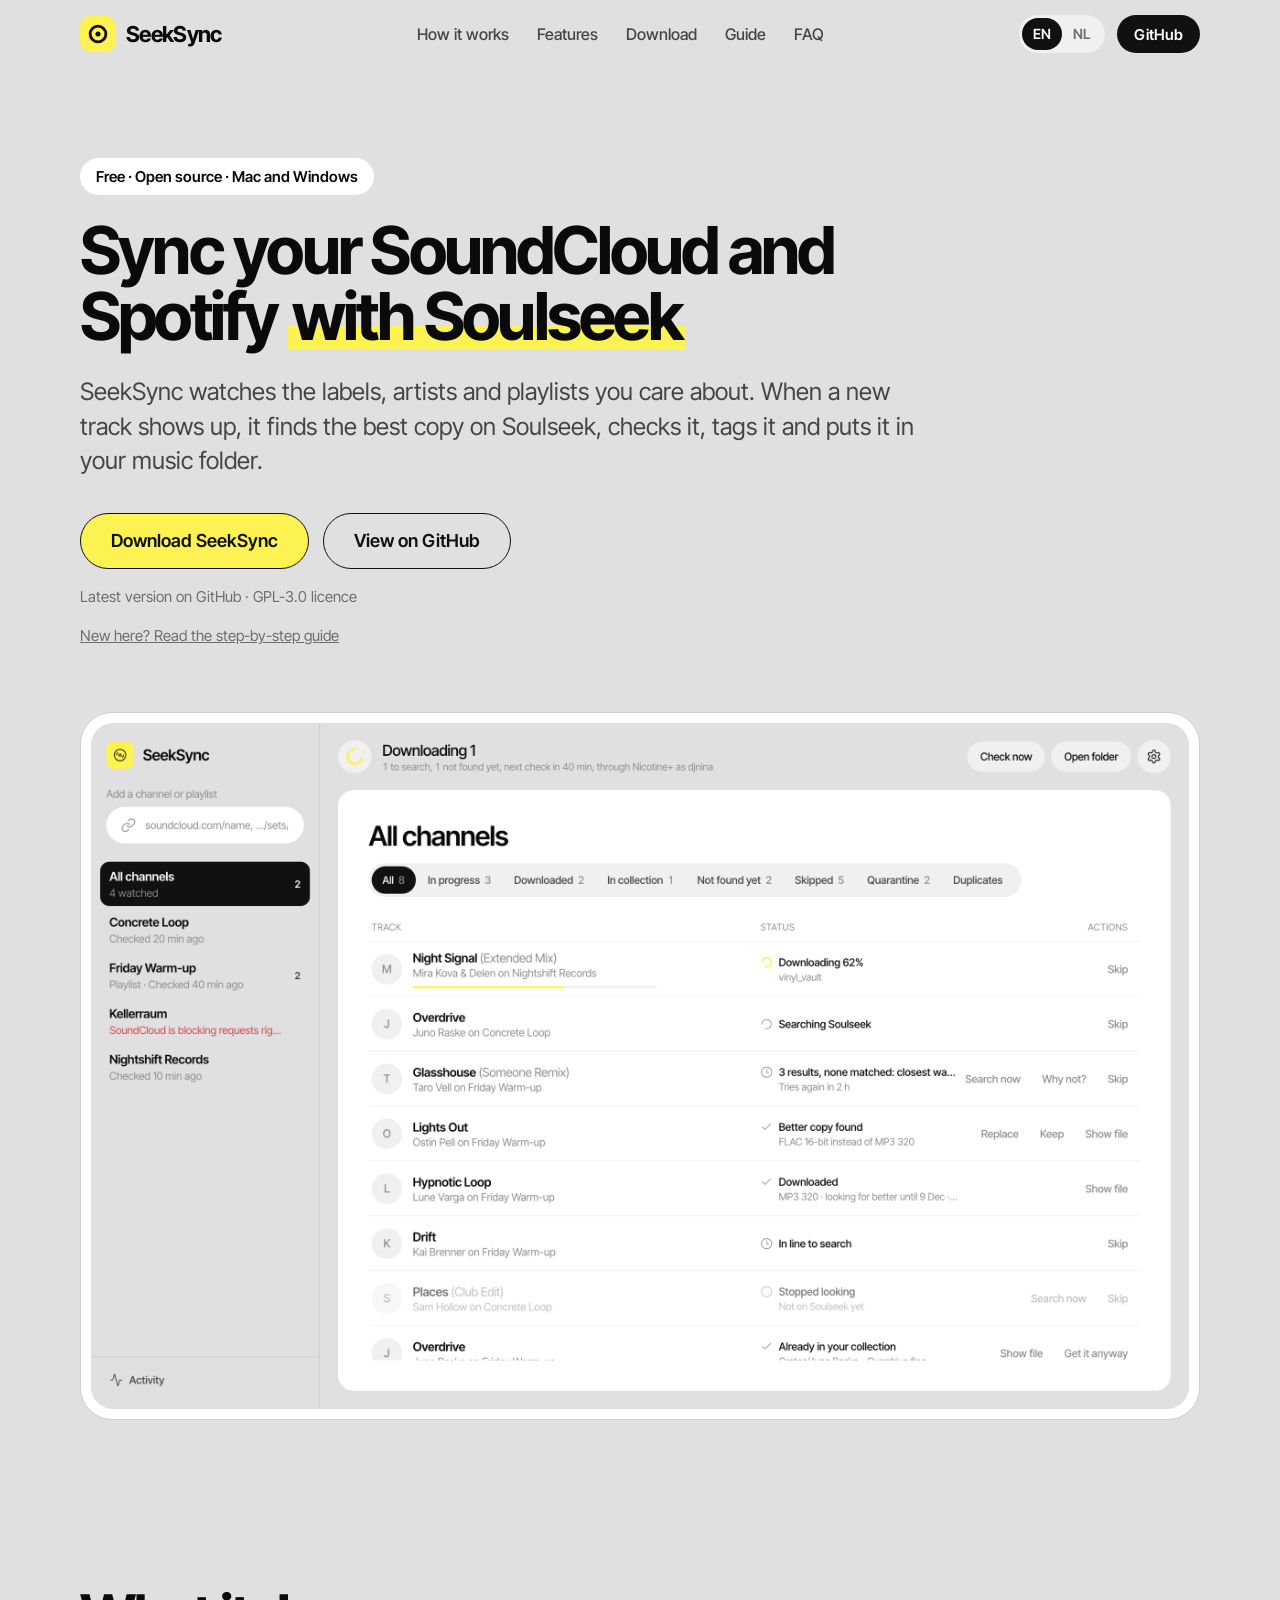
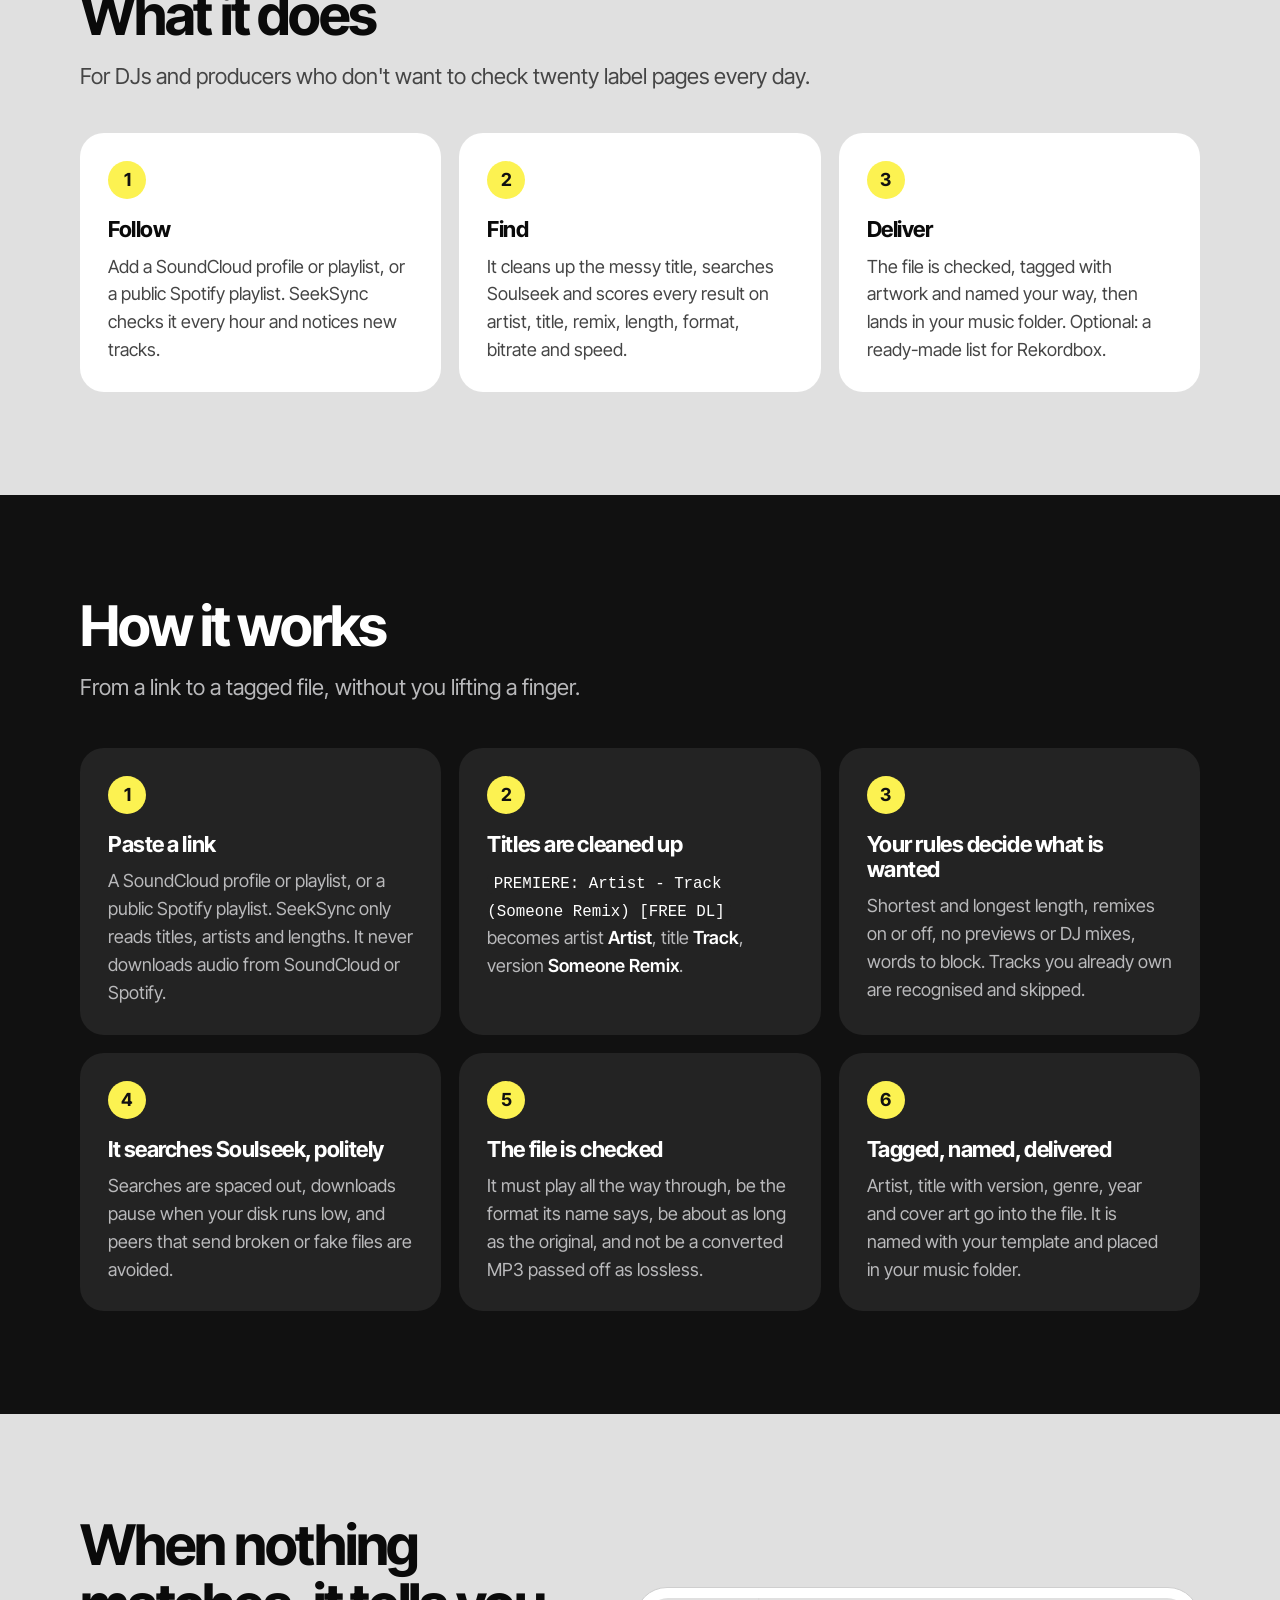
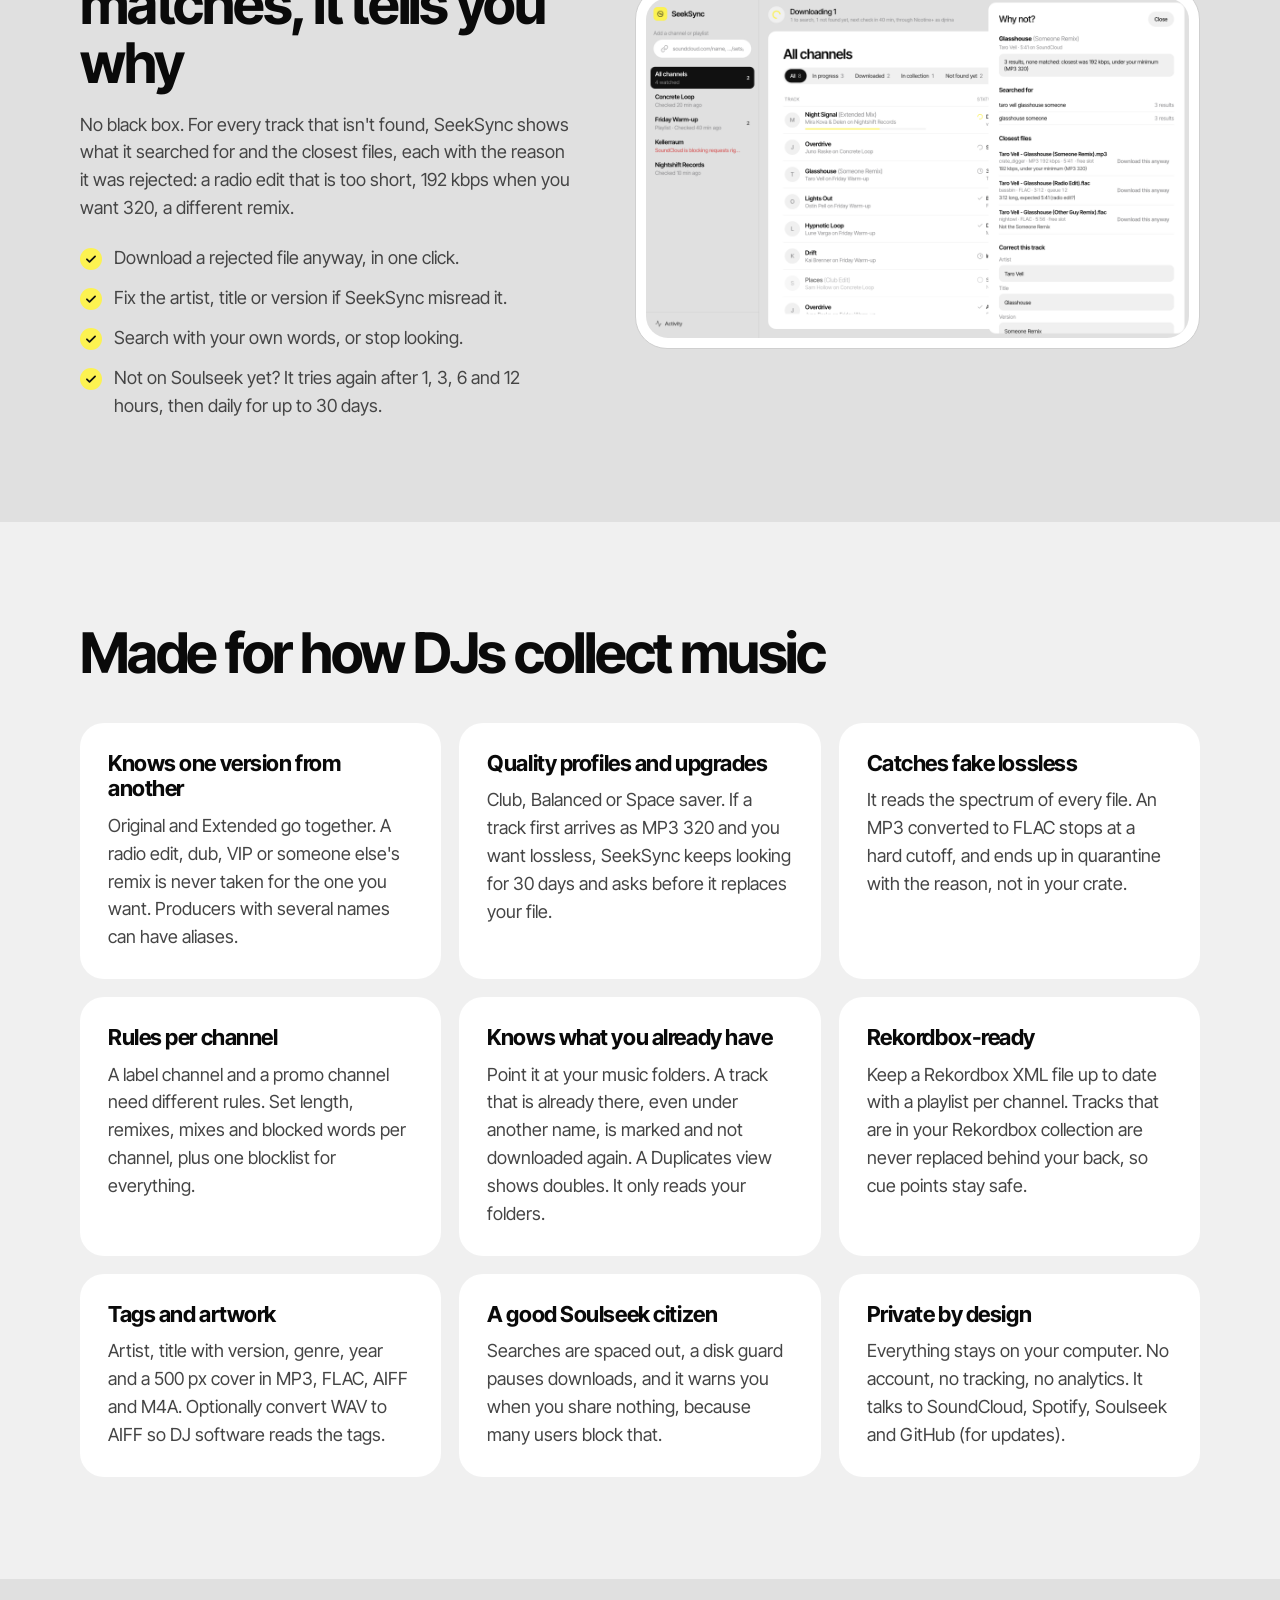
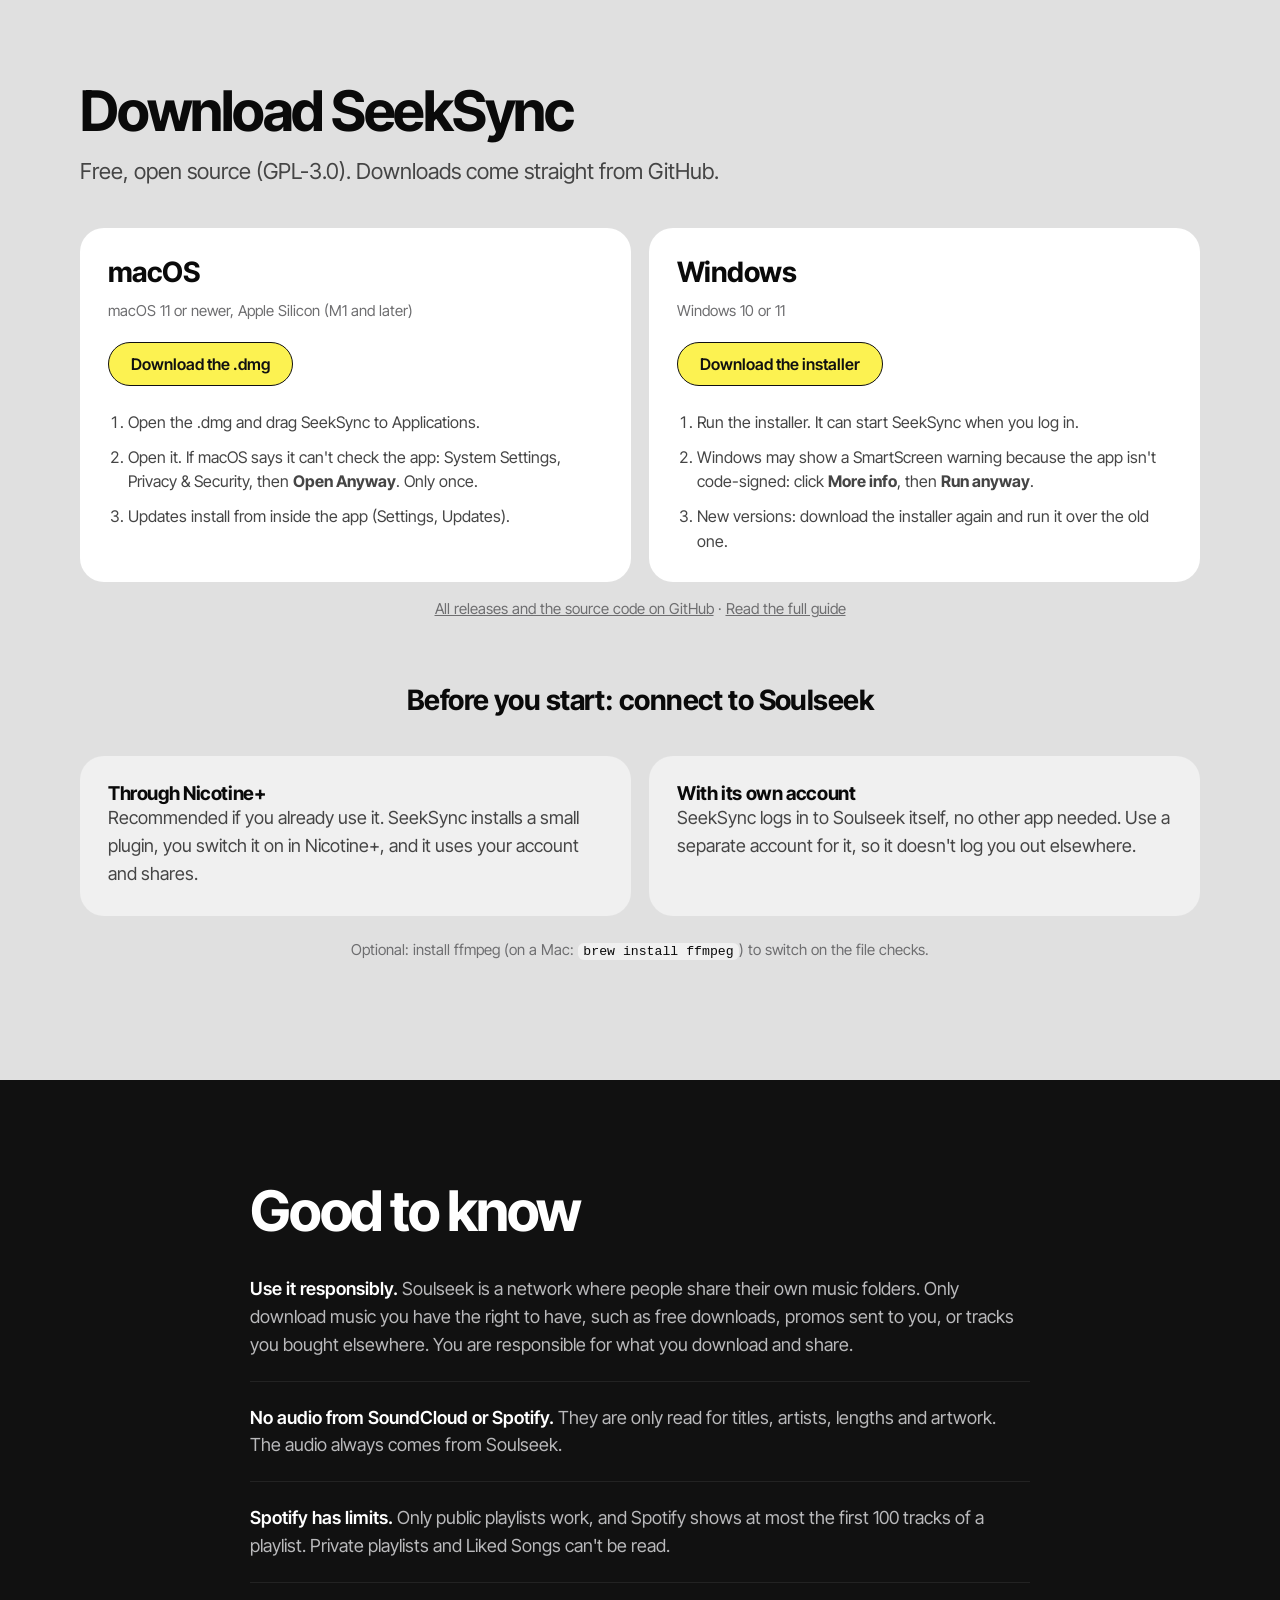
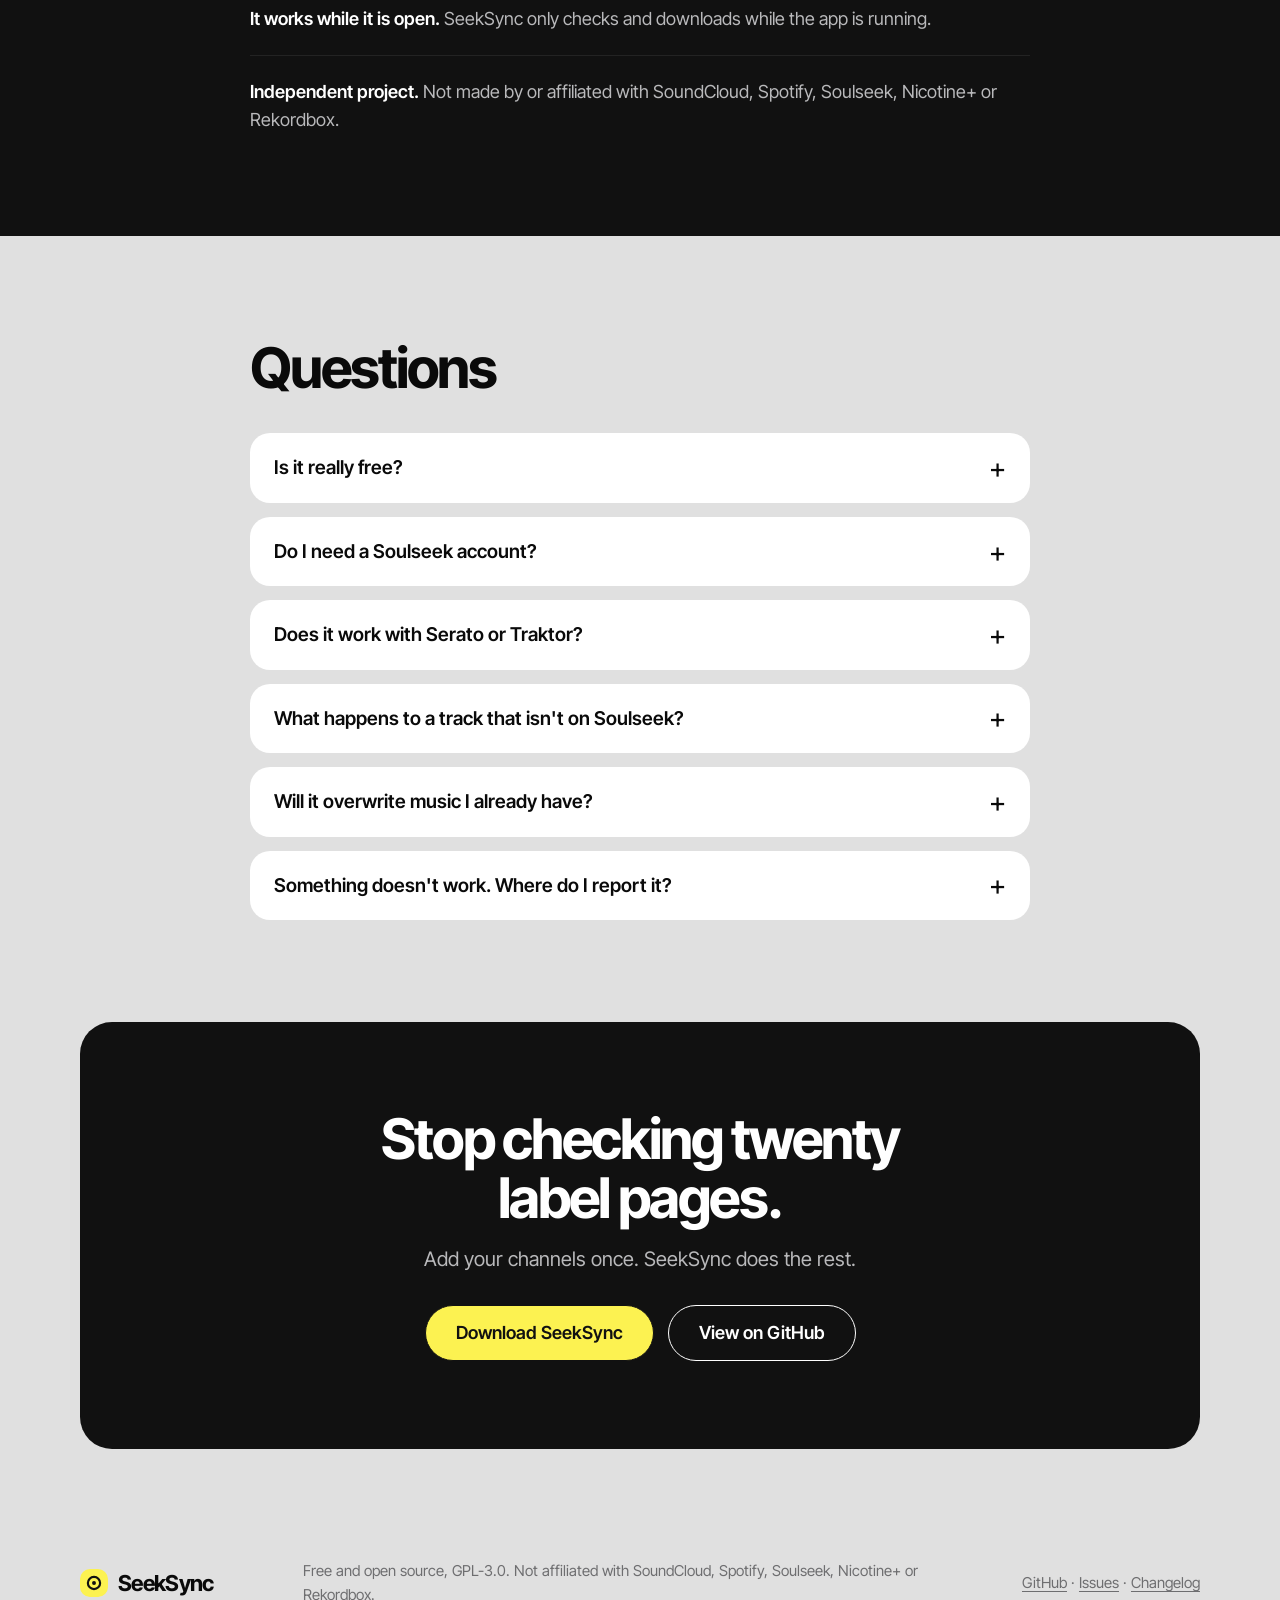
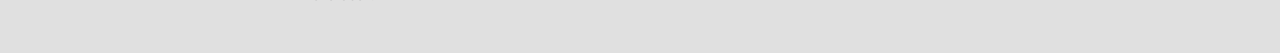
<file: site/index.html>
<!doctype html>
<html lang="en">
<head>
  <meta charset="utf-8">
  <meta name="viewport" content="width=device-width, initial-scale=1">
  <title>SeekSync: sync your SoundCloud and Spotify with Soulseek</title>
  <meta name="description" content="SeekSync is a free desktop app for DJs. It follows SoundCloud channels and Spotify playlists, finds each new track on Soulseek, checks the file, tags it and puts it in your music folder.">
  <meta name="theme-color" content="#E0E0E0">
  <meta property="og:title" content="SeekSync">
  <meta property="og:description" content="Sync your SoundCloud and Spotify with Soulseek. Free and open source for Mac and Windows.">
  <meta property="og:type" content="website">
  <link rel="icon" href="img/logo.svg" type="image/svg+xml">
  <link rel="stylesheet" href="style.css">
</head>
<body>
<a class="skip" href="#main" data-i18n="skip">Skip to content</a>

<header class="nav">
  <div class="wrap nav-row">
    <a class="brand" href="#top" aria-label="SeekSync">
      <img src="img/logo.svg" alt="" width="36" height="36"><span>SeekSync</span>
    </a>
    <nav class="nav-links" aria-label="Main">
      <a href="#how" data-i18n="nav_how">How it works</a>
      <a href="#features" data-i18n="nav_features">Features</a>
      <a href="#download" data-i18n="nav_download">Download</a>
      <a href="guide.html" data-keep-lang data-i18n="nav_guide">Guide</a>
      <a href="#faq" data-i18n="nav_faq">FAQ</a>
    </nav>
    <div class="nav-actions">
      <div class="lang" role="group" aria-label="Language">
        <button type="button" data-lang="en" aria-pressed="true">EN</button>
        <button type="button" data-lang="nl" aria-pressed="false">NL</button>
      </div>
      <a class="btn dark small" href="https://github.com/Stormhoogervorst/seeksync" data-i18n="github_short">GitHub</a>
    </div>
  </div>
</header>

<main id="main">
  <!-- Hero -->
  <section class="hero" id="top">
    <div class="wrap">
      <p class="eyebrow" data-i18n="eyebrow">Free · Open source · Mac and Windows</p>
      <h1 data-i18n="h1">Sync your SoundCloud and Spotify <span class="mark">with Soulseek</span></h1>
      <p class="lede" data-i18n="lede">SeekSync watches the labels, artists and playlists you care about. When a new track shows up, it finds the best copy on Soulseek, checks it, tags it and puts it in your music folder.</p>
      <div class="cta">
        <a class="btn primary big" id="dl-main" href="https://github.com/Stormhoogervorst/seeksync/releases/latest"><span id="dl-main-label">Download for Mac</span></a>
        <a class="btn ghost big" href="https://github.com/Stormhoogervorst/seeksync" data-i18n="view_github">View on GitHub</a>
      </div>
      <p class="meta" id="dl-meta" data-i18n="meta_default">Latest version on GitHub · GPL-3.0 licence</p>
      <p class="meta"><a href="guide.html" data-keep-lang data-i18n="hero_guide">New here? Read the step-by-step guide</a></p>
      <figure class="shot hero-shot">
        <img src="img/app-main.png" width="1440" height="900" alt="The SeekSync window: channels on the left, tracks with their status on the right, such as downloading, searching Soulseek, and downloaded." data-i18n-alt="alt_main">
      </figure>
    </div>
  </section>

  <!-- What it does -->
  <section class="section" id="what">
    <div class="wrap">
      <h2 data-i18n="what_h">What it does</h2>
      <p class="sub" data-i18n="what_sub">For DJs and producers who don't want to check twenty label pages every day.</p>
      <div class="cards three">
        <article class="card">
          <span class="num">1</span>
          <h3 data-i18n="c1_h">Follow</h3>
          <p data-i18n="c1_p">Add a SoundCloud profile or playlist, or a public Spotify playlist. SeekSync checks it every hour and notices new tracks.</p>
        </article>
        <article class="card">
          <span class="num">2</span>
          <h3 data-i18n="c2_h">Find</h3>
          <p data-i18n="c2_p">It cleans up the messy title, searches Soulseek and scores every result on artist, title, remix, length, format, bitrate and speed.</p>
        </article>
        <article class="card">
          <span class="num">3</span>
          <h3 data-i18n="c3_h">Deliver</h3>
          <p data-i18n="c3_p">The file is checked, tagged with artwork and named your way, then lands in your music folder. Optional: a ready-made list for Rekordbox.</p>
        </article>
      </div>
    </div>
  </section>

  <!-- How it works -->
  <section class="section dark" id="how">
    <div class="wrap">
      <h2 data-i18n="how_h">How it works</h2>
      <p class="sub" data-i18n="how_sub">From a link to a tagged file, without you lifting a finger.</p>
      <ol class="steps">
        <li><h3 data-i18n="s1_h">Paste a link</h3><p data-i18n="s1_p">A SoundCloud profile or playlist, or a public Spotify playlist. SeekSync only reads titles, artists and lengths. It never downloads audio from SoundCloud or Spotify.</p></li>
        <li><h3 data-i18n="s2_h">Titles are cleaned up</h3><p data-i18n="s2_p"><code>PREMIERE: Artist - Track (Someone Remix) [FREE DL]</code> becomes artist <em>Artist</em>, title <em>Track</em>, version <em>Someone Remix</em>.</p></li>
        <li><h3 data-i18n="s3_h">Your rules decide what is wanted</h3><p data-i18n="s3_p">Shortest and longest length, remixes on or off, no previews or DJ mixes, words to block. Tracks you already own are recognised and skipped.</p></li>
        <li><h3 data-i18n="s4_h">It searches Soulseek, politely</h3><p data-i18n="s4_p">Searches are spaced out, downloads pause when your disk runs low, and peers that send broken or fake files are avoided.</p></li>
        <li><h3 data-i18n="s5_h">The file is checked</h3><p data-i18n="s5_p">It must play all the way through, be the format its name says, be about as long as the original, and not be a converted MP3 passed off as lossless.</p></li>
        <li><h3 data-i18n="s6_h">Tagged, named, delivered</h3><p data-i18n="s6_p">Artist, title with version, genre, year and cover art go into the file. It is named with your template and placed in your music folder.</p></li>
      </ol>
    </div>
  </section>

  <!-- Why not -->
  <section class="section" id="why">
    <div class="wrap split">
      <div class="copy">
        <h2 data-i18n="why_h">When nothing matches, it tells you why</h2>
        <p data-i18n="why_p">No black box. For every track that isn't found, SeekSync shows what it searched for and the closest files, each with the reason it was rejected: a radio edit that is too short, 192 kbps when you want 320, a different remix.</p>
        <ul class="ticks">
          <li data-i18n="why_l1">Download a rejected file anyway, in one click.</li>
          <li data-i18n="why_l2">Fix the artist, title or version if SeekSync misread it.</li>
          <li data-i18n="why_l3">Search with your own words, or stop looking.</li>
          <li data-i18n="why_l4">Not on Soulseek yet? It tries again after 1, 3, 6 and 12 hours, then daily for up to 30 days.</li>
        </ul>
      </div>
      <figure class="shot">
        <img src="img/app-why.png" width="1440" height="900" loading="lazy" alt="The Why not panel for a track: what was searched for, the three closest files and why each was rejected, with buttons to download anyway." data-i18n-alt="alt_why">
      </figure>
    </div>
  </section>

  <!-- Features -->
  <section class="section tint" id="features">
    <div class="wrap">
      <h2 data-i18n="feat_h">Made for how DJs collect music</h2>
      <div class="cards grid">
        <article class="card"><h3 data-i18n="f1_h">Knows one version from another</h3><p data-i18n="f1_p">Original and Extended go together. A radio edit, dub, VIP or someone else's remix is never taken for the one you want. Producers with several names can have aliases.</p></article>
        <article class="card"><h3 data-i18n="f2_h">Quality profiles and upgrades</h3><p data-i18n="f2_p">Club, Balanced or Space saver. If a track first arrives as MP3 320 and you want lossless, SeekSync keeps looking for 30 days and asks before it replaces your file.</p></article>
        <article class="card"><h3 data-i18n="f3_h">Catches fake lossless</h3><p data-i18n="f3_p">It reads the spectrum of every file. An MP3 converted to FLAC stops at a hard cutoff, and ends up in quarantine with the reason, not in your crate.</p></article>
        <article class="card"><h3 data-i18n="f4_h">Rules per channel</h3><p data-i18n="f4_p">A label channel and a promo channel need different rules. Set length, remixes, mixes and blocked words per channel, plus one blocklist for everything.</p></article>
        <article class="card"><h3 data-i18n="f5_h">Knows what you already have</h3><p data-i18n="f5_p">Point it at your music folders. A track that is already there, even under another name, is marked and not downloaded again. A Duplicates view shows doubles. It only reads your folders.</p></article>
        <article class="card"><h3 data-i18n="f6_h">Rekordbox-ready</h3><p data-i18n="f6_p">Keep a Rekordbox XML file up to date with a playlist per channel. Tracks that are in your Rekordbox collection are never replaced behind your back, so cue points stay safe.</p></article>
        <article class="card"><h3 data-i18n="f7_h">Tags and artwork</h3><p data-i18n="f7_p">Artist, title with version, genre, year and a 500 px cover in MP3, FLAC, AIFF and M4A. Optionally convert WAV to AIFF so DJ software reads the tags.</p></article>
        <article class="card"><h3 data-i18n="f8_h">A good Soulseek citizen</h3><p data-i18n="f8_p">Searches are spaced out, a disk guard pauses downloads, and it warns you when you share nothing, because many users block that.</p></article>
        <article class="card"><h3 data-i18n="f9_h">Private by design</h3><p data-i18n="f9_p">Everything stays on your computer. No account, no tracking, no analytics. It talks to SoundCloud, Spotify, Soulseek and GitHub (for updates).</p></article>
      </div>
    </div>
  </section>

  <!-- Download -->
  <section class="section" id="download">
    <div class="wrap">
      <h2 data-i18n="dl_h">Download SeekSync</h2>
      <p class="sub" id="dl-sub" data-i18n="dl_sub">Free, open source (GPL-3.0). Downloads come straight from GitHub.</p>
      <div class="cards two">
        <article class="card os" id="card-mac">
          <h3>macOS</h3>
          <p class="small" data-i18n="mac_req">macOS 11 or newer, Apple Silicon (M1 and later)</p>
          <a class="btn primary" id="dl-mac" href="https://github.com/Stormhoogervorst/seeksync/releases/latest" data-i18n="dl_mac">Download the .dmg</a>
          <ol class="mini">
            <li data-i18n="mac_1">Open the .dmg and drag SeekSync to Applications.</li>
            <li data-i18n="mac_2">Open it. If macOS says it can't check the app: System Settings, Privacy &amp; Security, then <strong>Open Anyway</strong>. Only once.</li>
            <li data-i18n="mac_3">Updates install from inside the app (Settings, Updates).</li>
          </ol>
        </article>
        <article class="card os" id="card-win">
          <h3>Windows</h3>
          <p class="small" data-i18n="win_req">Windows 10 or 11</p>
          <a class="btn primary" id="dl-win" href="https://github.com/Stormhoogervorst/seeksync/releases/latest" data-i18n="dl_win">Download the installer</a>
          <ol class="mini">
            <li data-i18n="win_1">Run the installer. It can start SeekSync when you log in.</li>
            <li data-i18n="win_2">Windows may show a SmartScreen warning because the app isn't code-signed: click <strong>More info</strong>, then <strong>Run anyway</strong>.</li>
            <li data-i18n="win_3">New versions: download the installer again and run it over the old one.</li>
          </ol>
        </article>
      </div>
      <p class="small center"><a href="https://github.com/Stormhoogervorst/seeksync/releases" data-i18n="all_releases">All releases and the source code on GitHub</a> · <a href="guide.html" data-keep-lang data-i18n="dl_guide">Read the full guide</a></p>

      <div class="connect">
        <h3 data-i18n="conn_h">Before you start: connect to Soulseek</h3>
        <div class="cards two">
          <article class="card flat"><h4 data-i18n="conn1_h">Through Nicotine+</h4><p data-i18n="conn1_p">Recommended if you already use it. SeekSync installs a small plugin, you switch it on in Nicotine+, and it uses your account and shares.</p></article>
          <article class="card flat"><h4 data-i18n="conn2_h">With its own account</h4><p data-i18n="conn2_p">SeekSync logs in to Soulseek itself, no other app needed. Use a separate account for it, so it doesn't log you out elsewhere.</p></article>
        </div>
        <p class="small center" data-i18n="ffmpeg">Optional: install ffmpeg (on a Mac: <code>brew install ffmpeg</code>) to switch on the file checks.</p>
      </div>
    </div>
  </section>

  <!-- Good to know -->
  <section class="section dark" id="know">
    <div class="wrap narrow">
      <h2 data-i18n="know_h">Good to know</h2>
      <ul class="know">
        <li><strong data-i18n="k1_h">Use it responsibly.</strong> <span data-i18n="k1_p">Soulseek is a network where people share their own music folders. Only download music you have the right to have, such as free downloads, promos sent to you, or tracks you bought elsewhere. You are responsible for what you download and share.</span></li>
        <li><strong data-i18n="k2_h">No audio from SoundCloud or Spotify.</strong> <span data-i18n="k2_p">They are only read for titles, artists, lengths and artwork. The audio always comes from Soulseek.</span></li>
        <li><strong data-i18n="k3_h">Spotify has limits.</strong> <span data-i18n="k3_p">Only public playlists work, and Spotify shows at most the first 100 tracks of a playlist. Private playlists and Liked Songs can't be read.</span></li>
        <li><strong data-i18n="k4_h">It works while it is open.</strong> <span data-i18n="k4_p">SeekSync only checks and downloads while the app is running.</span></li>
        <li><strong data-i18n="k5_h">Independent project.</strong> <span data-i18n="k5_p">Not made by or affiliated with SoundCloud, Spotify, Soulseek, Nicotine+ or Rekordbox.</span></li>
      </ul>
    </div>
  </section>

  <!-- FAQ -->
  <section class="section" id="faq">
    <div class="wrap narrow">
      <h2 data-i18n="faq_h">Questions</h2>
      <details><summary data-i18n="q1">Is it really free?</summary><p data-i18n="a1">Yes. SeekSync is free and open source under the GPL-3.0 licence. There are no accounts, subscriptions or ads.</p></details>
      <details><summary data-i18n="q2">Do I need a Soulseek account?</summary><p data-i18n="a2">Either use your existing Nicotine+ (it brings its own account), or let SeekSync log in with an account of its own. A name that doesn't exist yet is created when you first log in.</p></details>
      <details><summary data-i18n="q3">Does it work with Serato or Traktor?</summary><p data-i18n="a3">The files and tags work in any DJ software. The ready-made playlist file is for Rekordbox only for now. Serato crates, M3U playlists and Traktor are not built yet.</p></details>
      <details><summary data-i18n="q4">What happens to a track that isn't on Soulseek?</summary><p data-i18n="a4">It stays in the list as "Not found yet" and SeekSync tries again after 1, 3, 6 and 12 hours, then daily, for up to 30 days. You can search again by hand at any time.</p></details>
      <details><summary data-i18n="q5">Will it overwrite music I already have?</summary><p data-i18n="a5">No. Your own folders are only read. A better copy of a track is kept next to your file until you press Replace, and a replaced file goes to SeekSync's trash for 30 days.</p></details>
      <details><summary data-i18n="q6">Something doesn't work. Where do I report it?</summary><p data-i18n="a6">Open an issue on <a href="https://github.com/Stormhoogervorst/seeksync/issues">GitHub</a> and attach <code>seeksync.log</code> from the app's data folder.</p></details>
    </div>
  </section>

  <!-- Final call -->
  <section class="section end">
    <div class="wrap">
      <div class="final">
        <h2 data-i18n="end_h">Stop checking twenty label pages.</h2>
        <p data-i18n="end_p">Add your channels once. SeekSync does the rest.</p>
        <div class="cta center">
          <a class="btn primary big" href="#download" data-i18n="end_btn">Download SeekSync</a>
          <a class="btn ghost-light big" href="https://github.com/Stormhoogervorst/seeksync" data-i18n="view_github">View on GitHub</a>
        </div>
      </div>
    </div>
  </section>
</main>

<footer class="foot">
  <div class="wrap foot-row">
    <a class="brand" href="#top"><img src="img/logo.svg" alt="" width="28" height="28"><span>SeekSync</span></a>
    <p class="small" data-i18n="foot">Free and open source, GPL-3.0. Not affiliated with SoundCloud, Spotify, Soulseek, Nicotine+ or Rekordbox.</p>
    <p class="small"><a href="https://github.com/Stormhoogervorst/seeksync">GitHub</a> · <a href="https://github.com/Stormhoogervorst/seeksync/issues" data-i18n="issues">Issues</a> · <a href="https://github.com/Stormhoogervorst/seeksync/blob/main/CHANGELOG.md" data-i18n="changelog">Changelog</a></p>
  </div>
</footer>

<script src="i18n.js"></script>
<script src="main.js"></script>
</body>
</html>
</file>
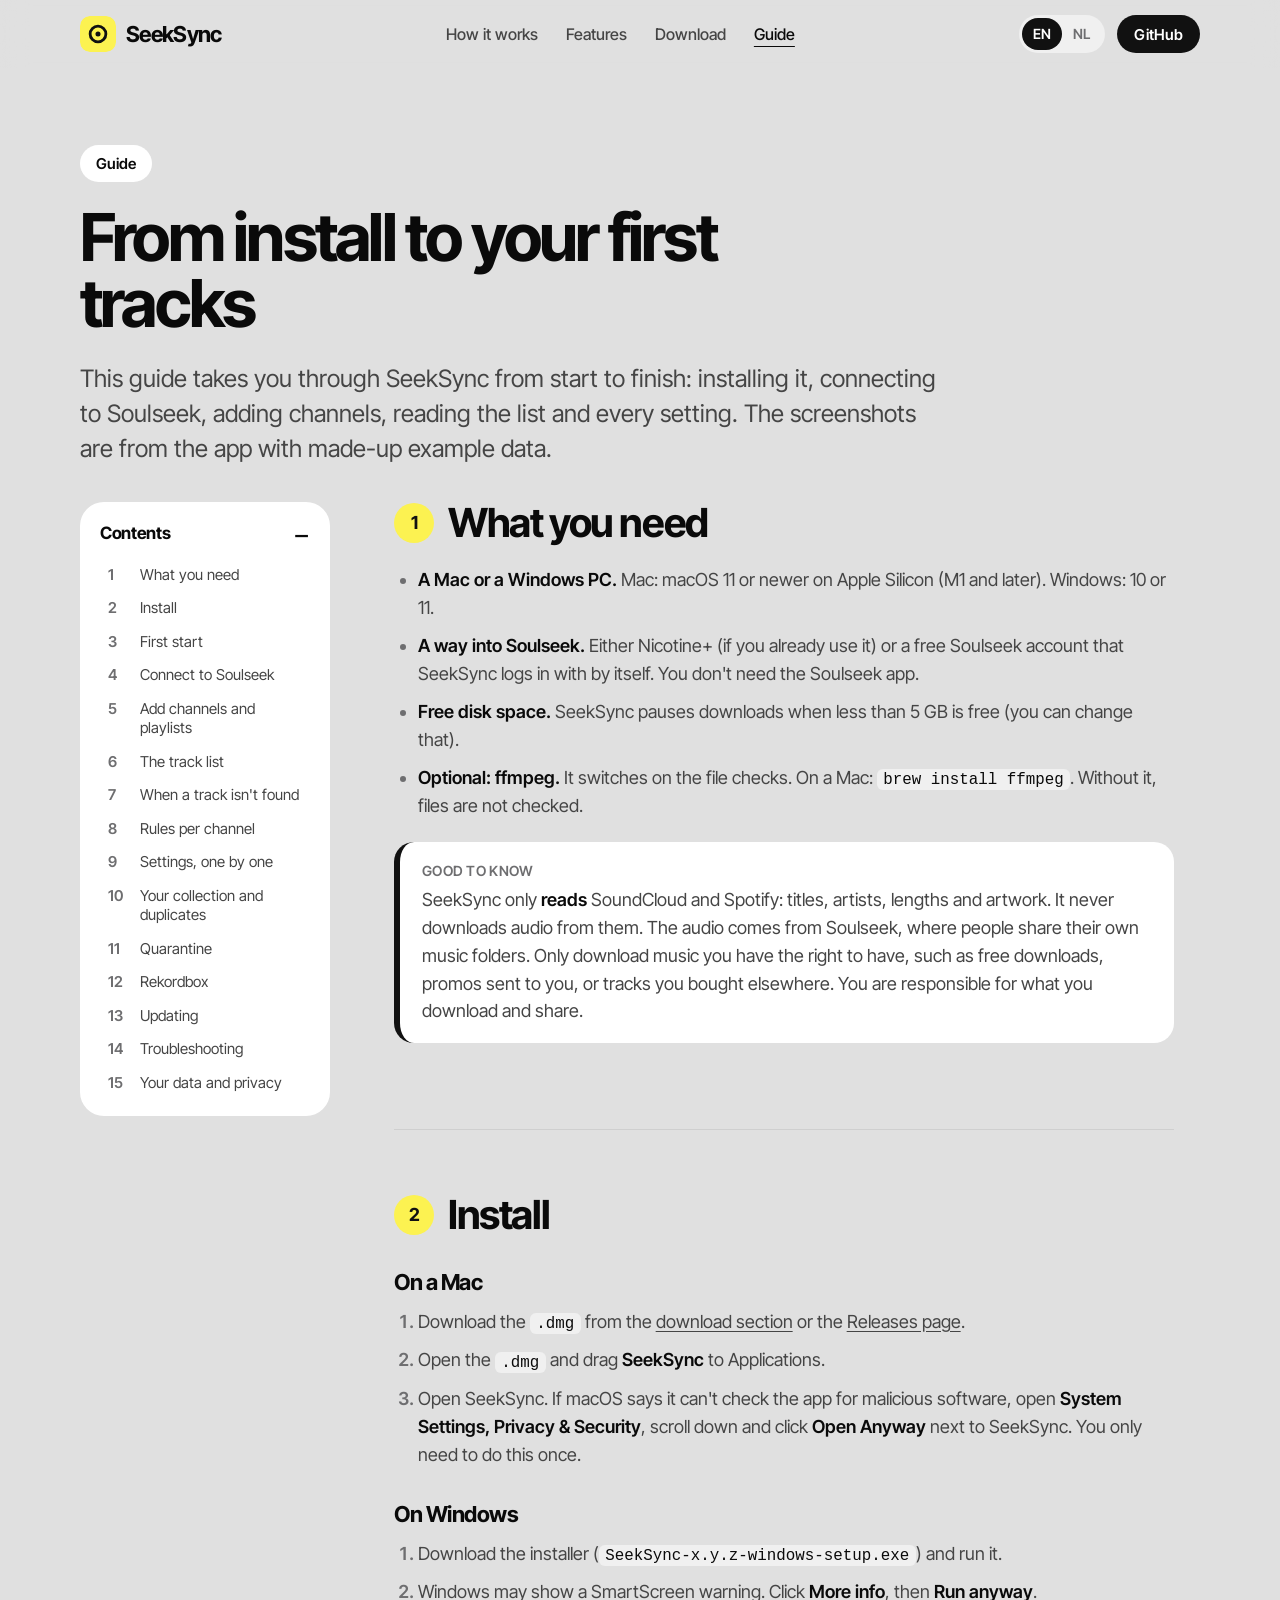
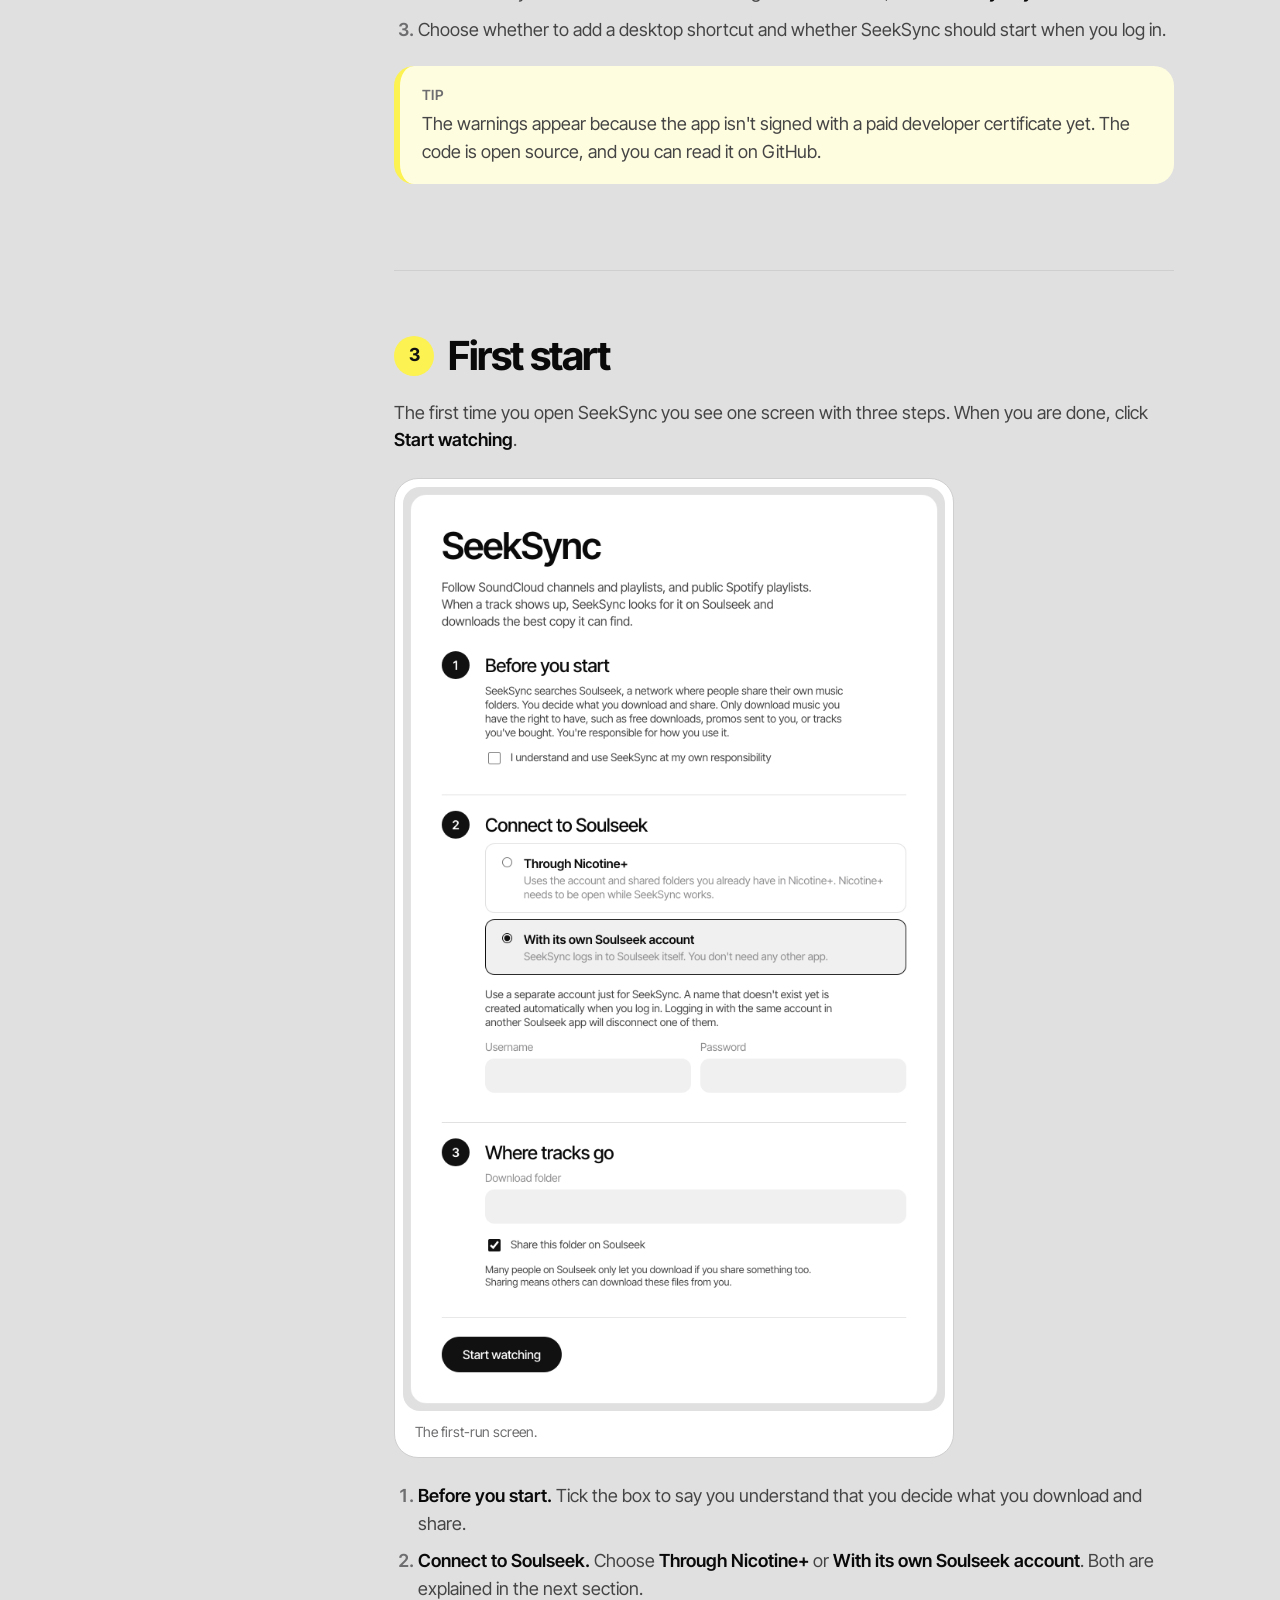
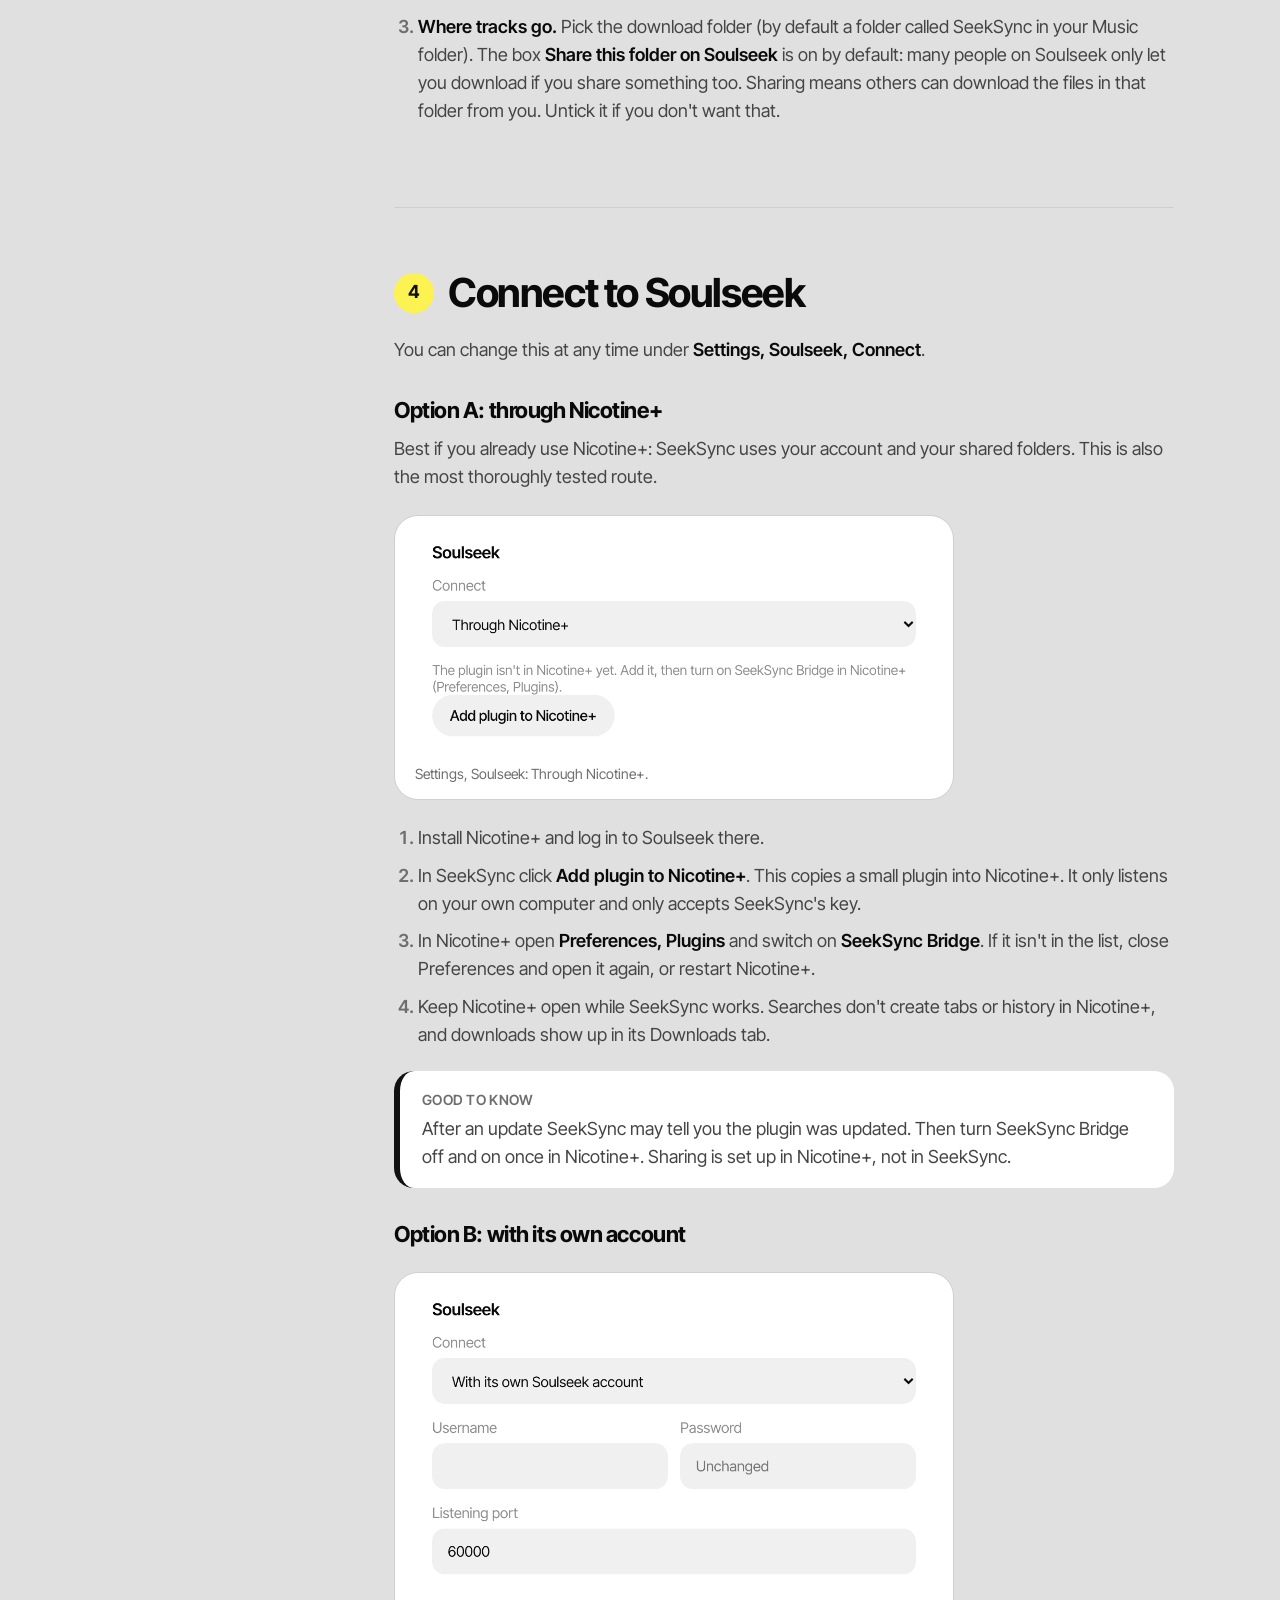
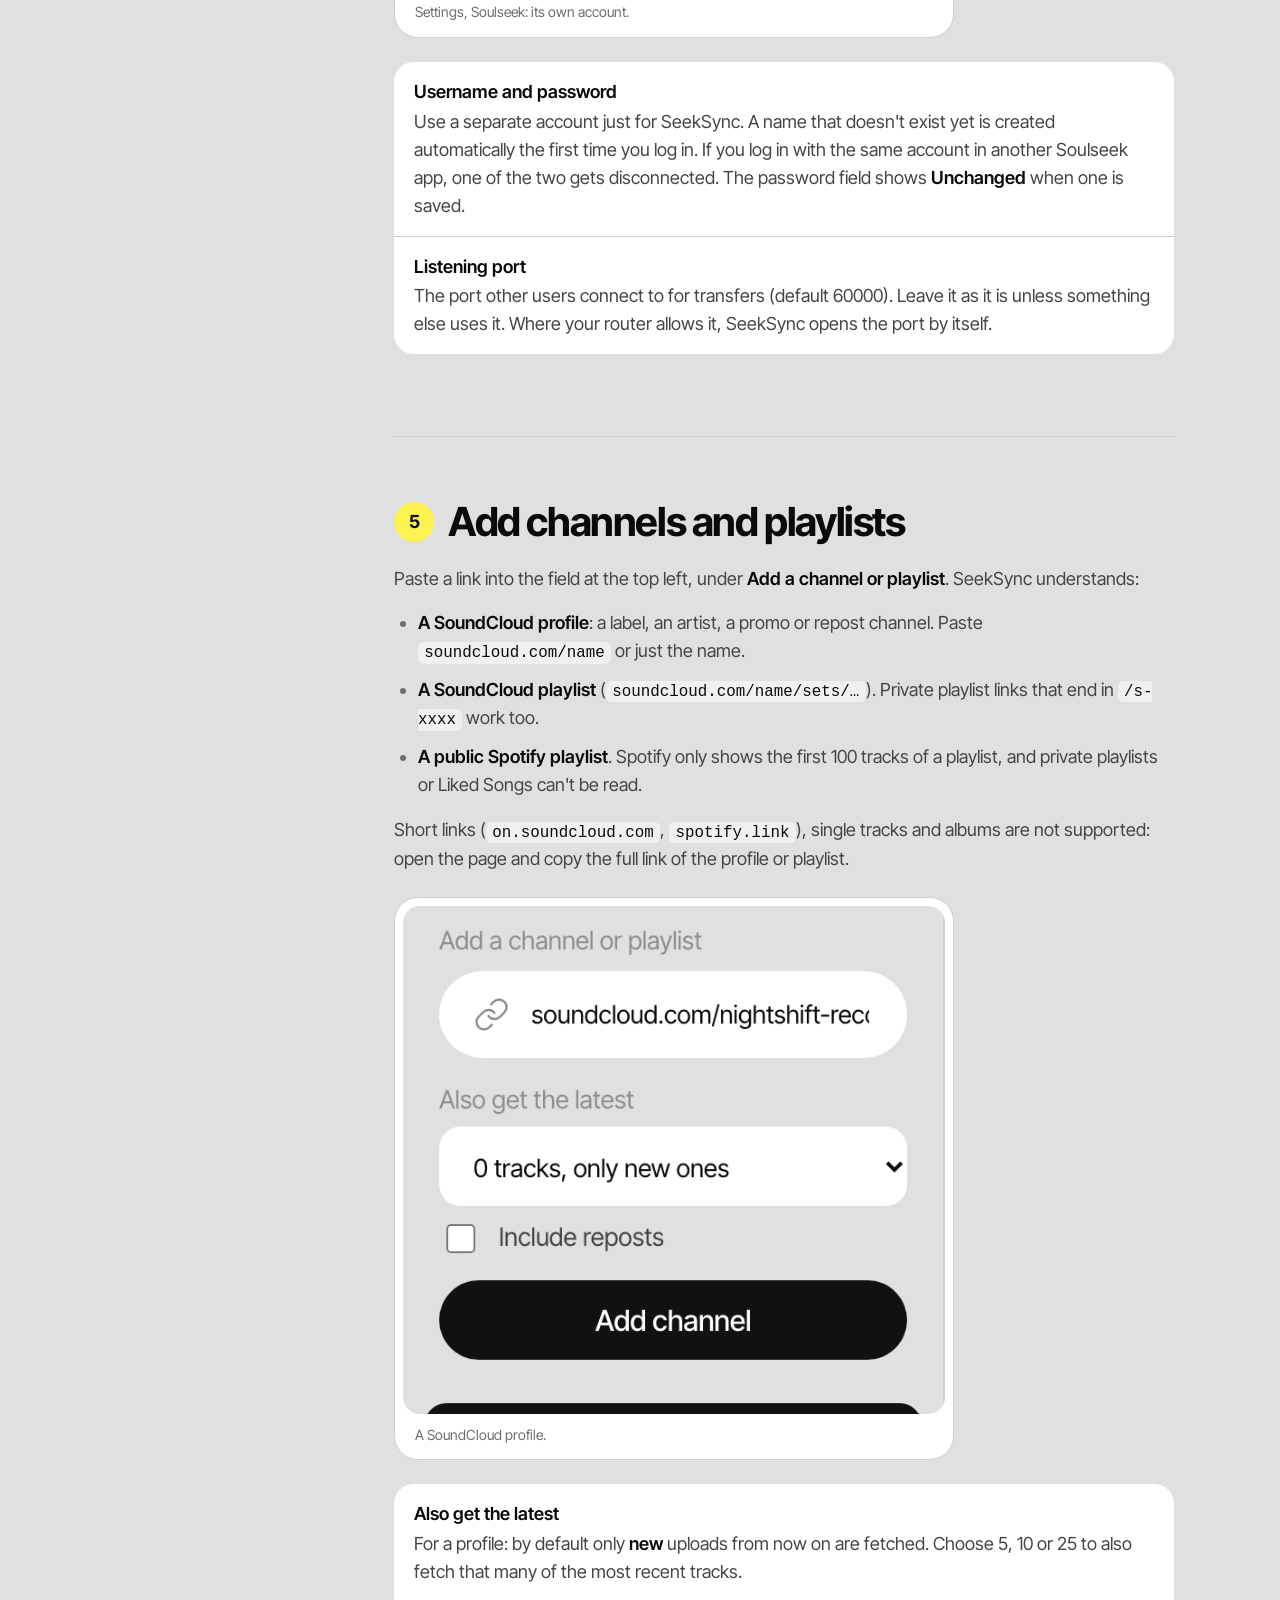
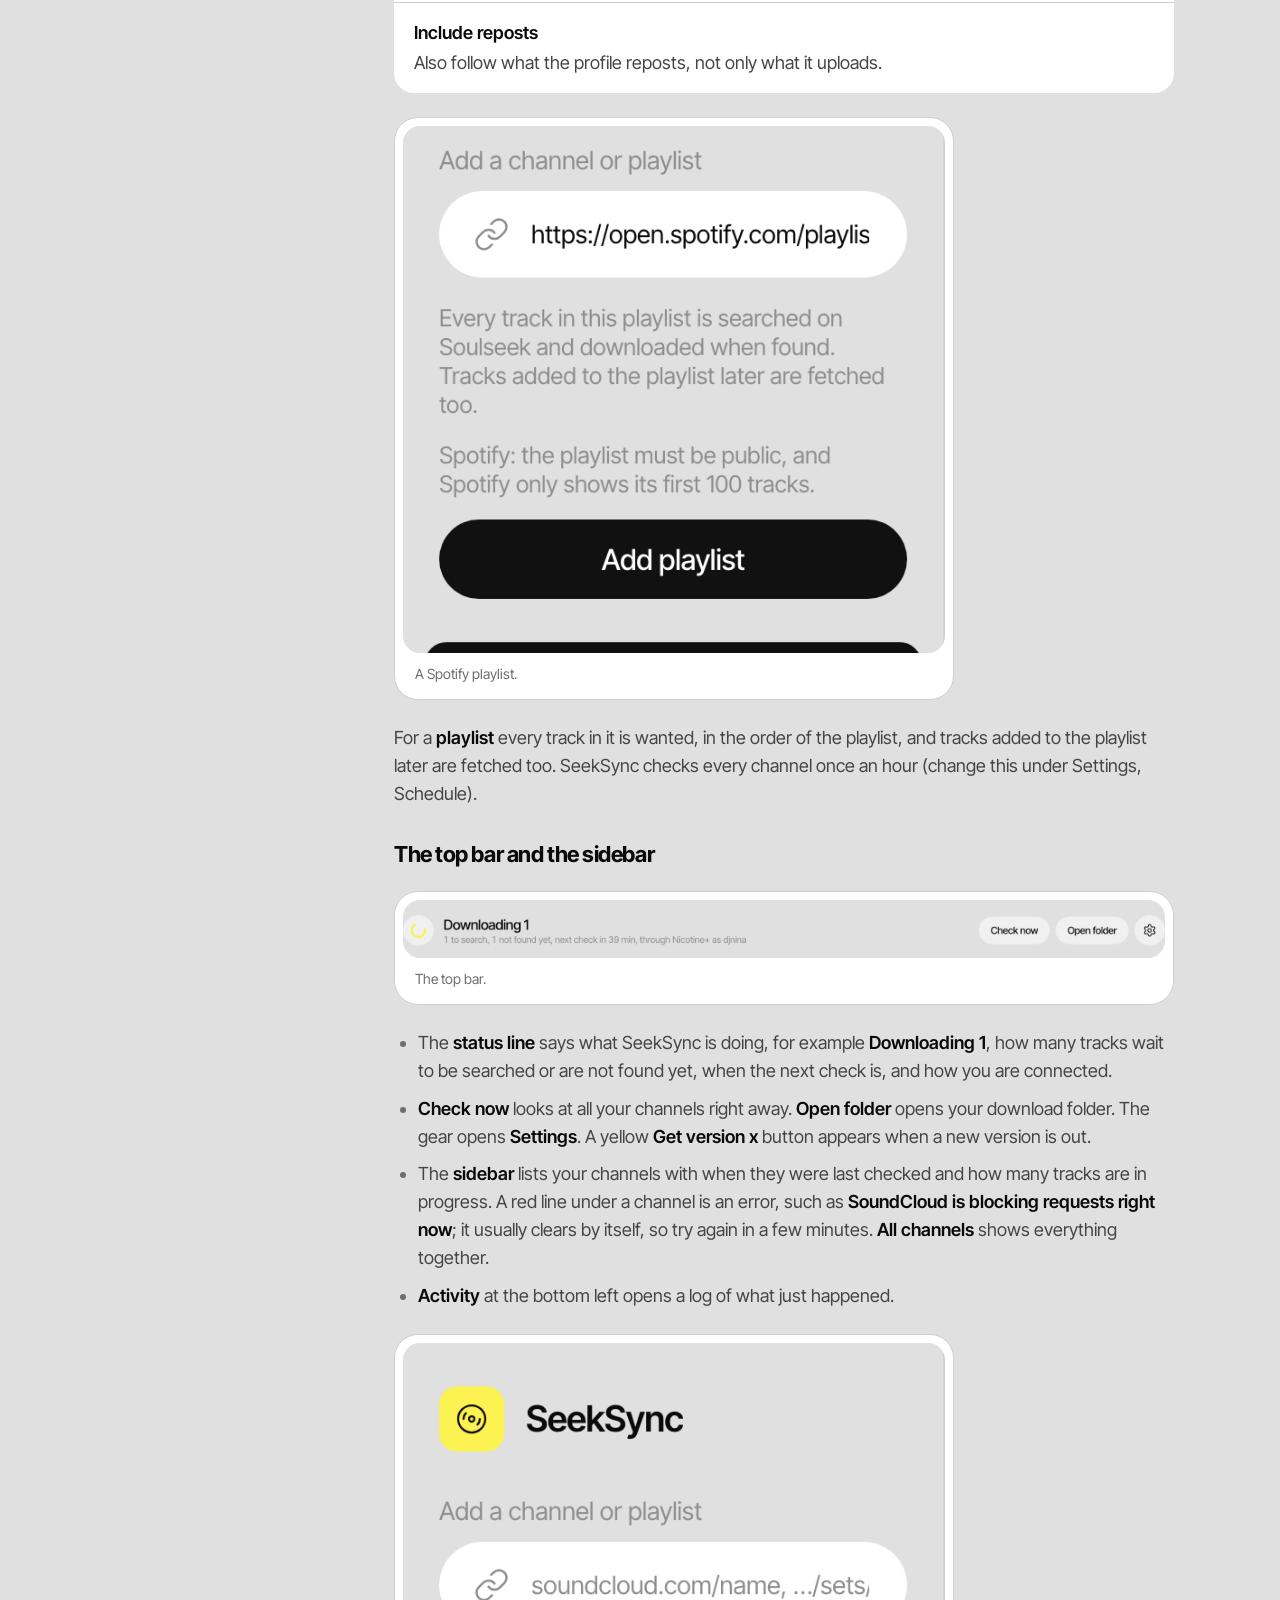
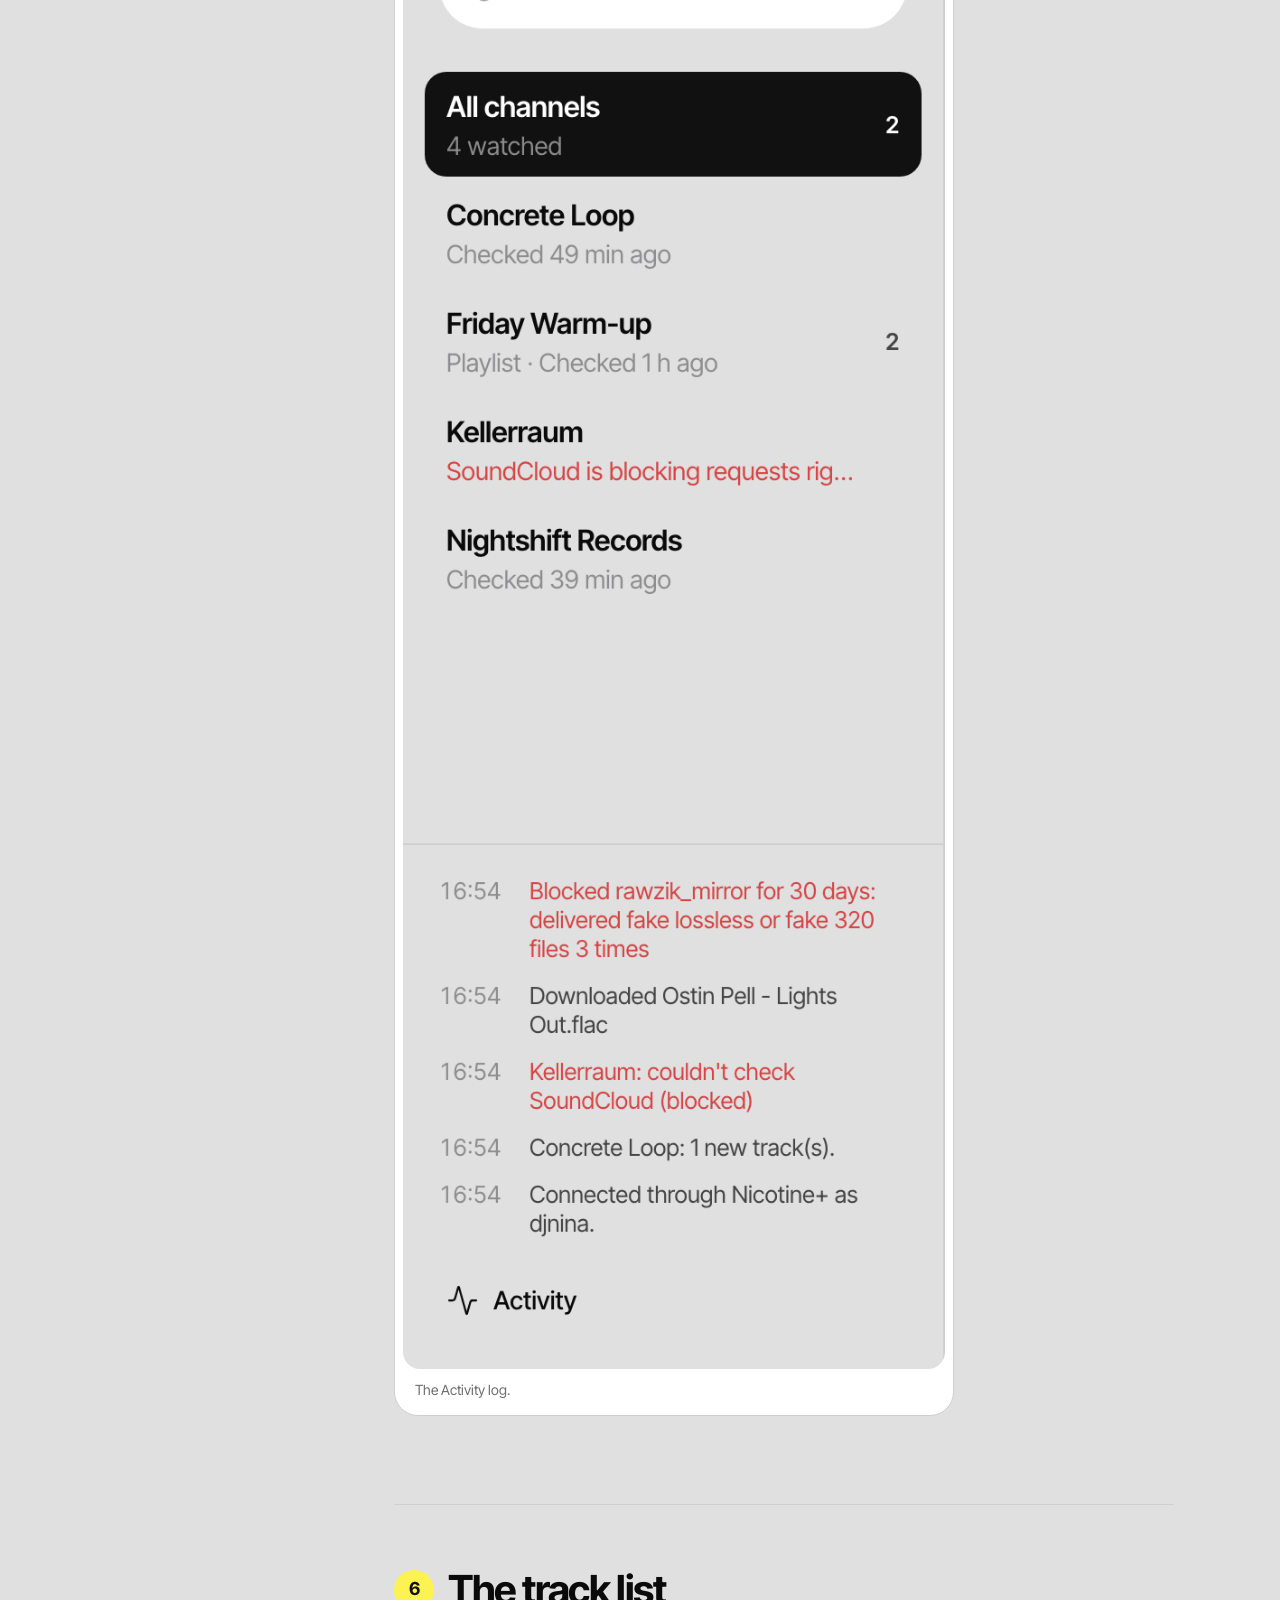
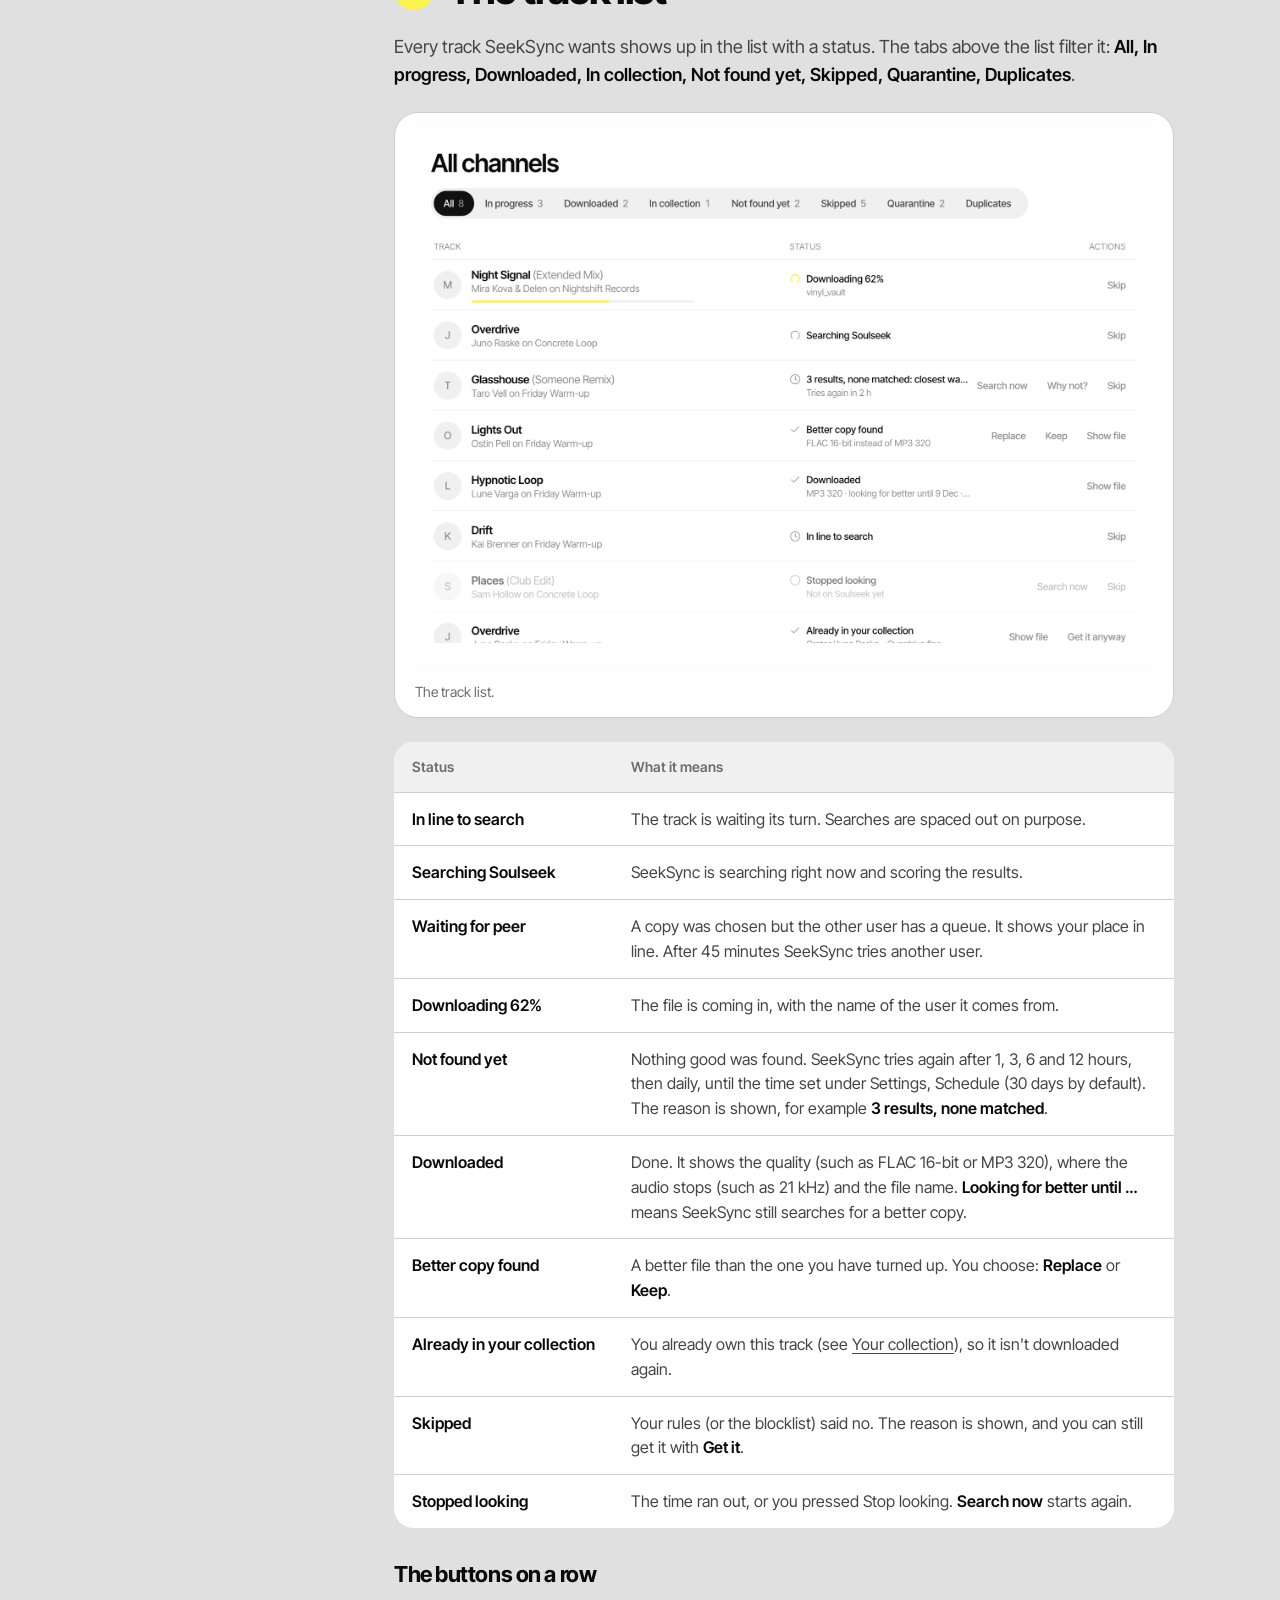
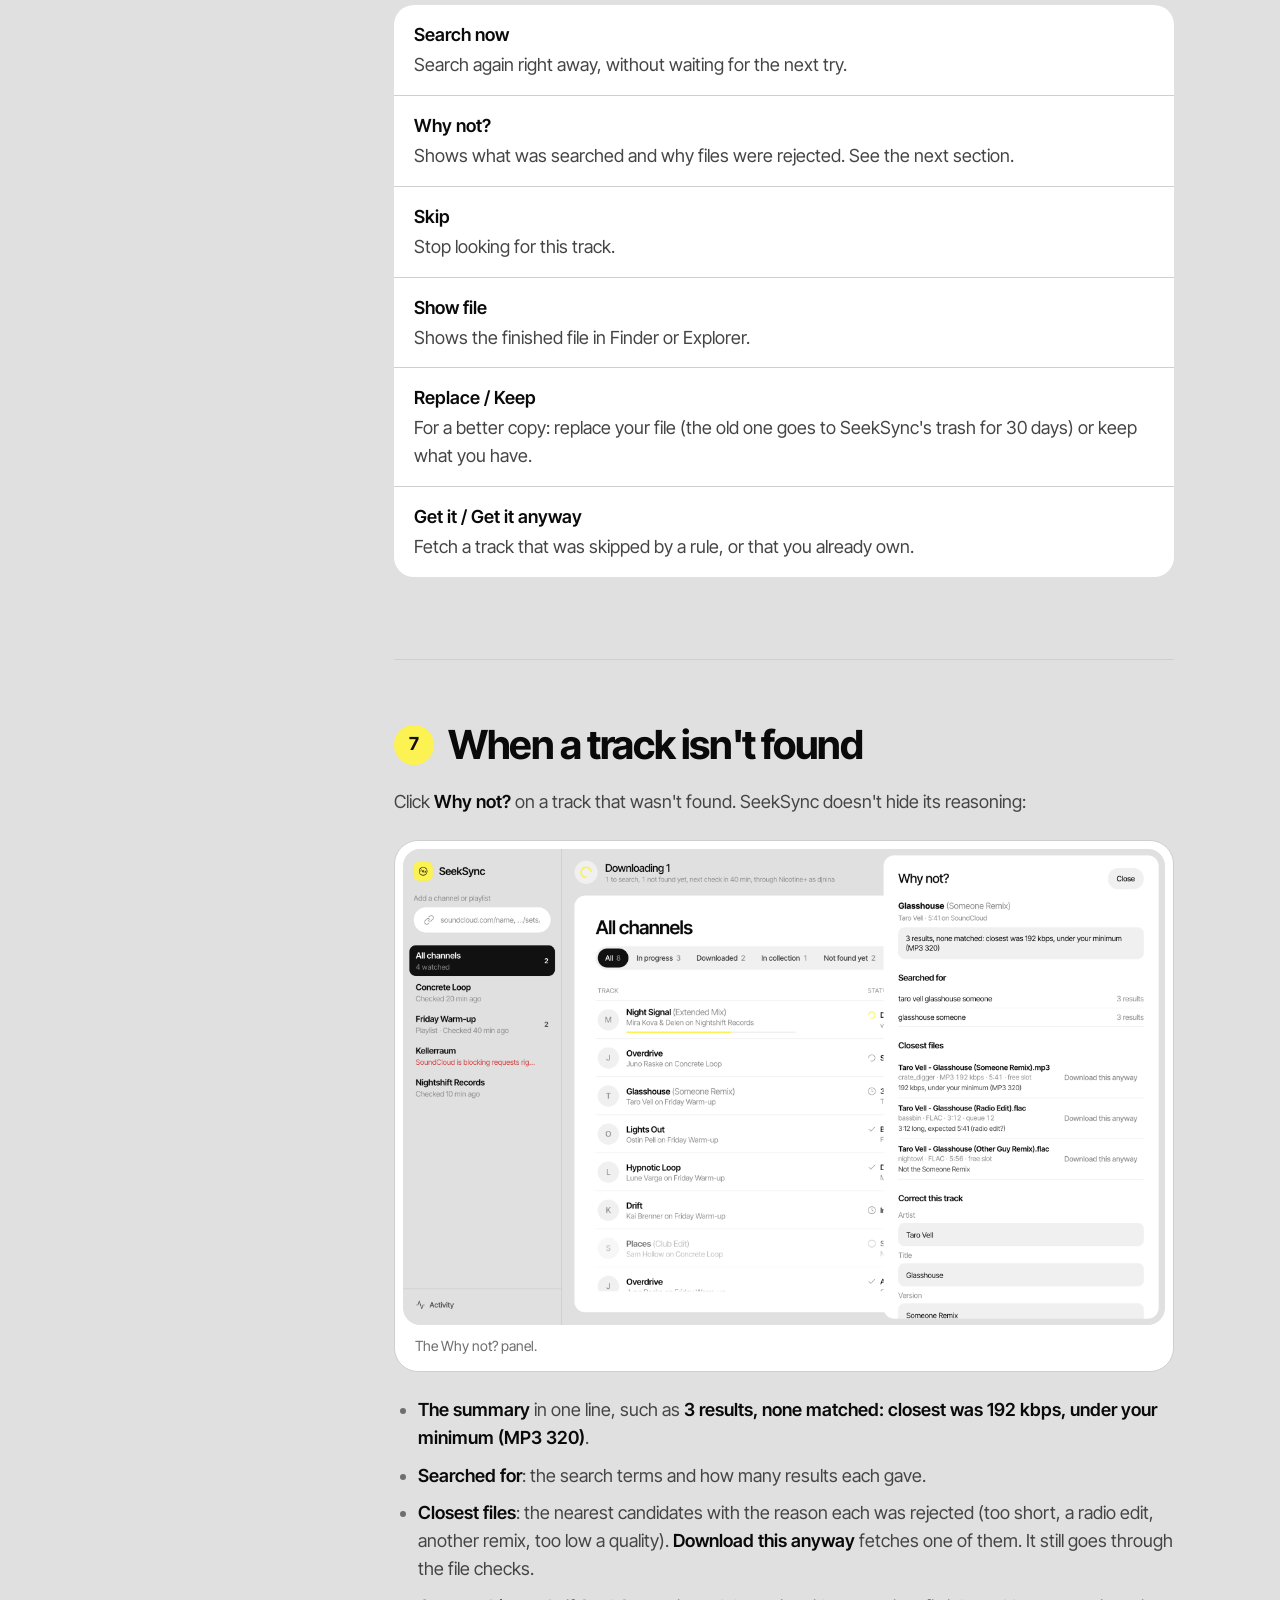
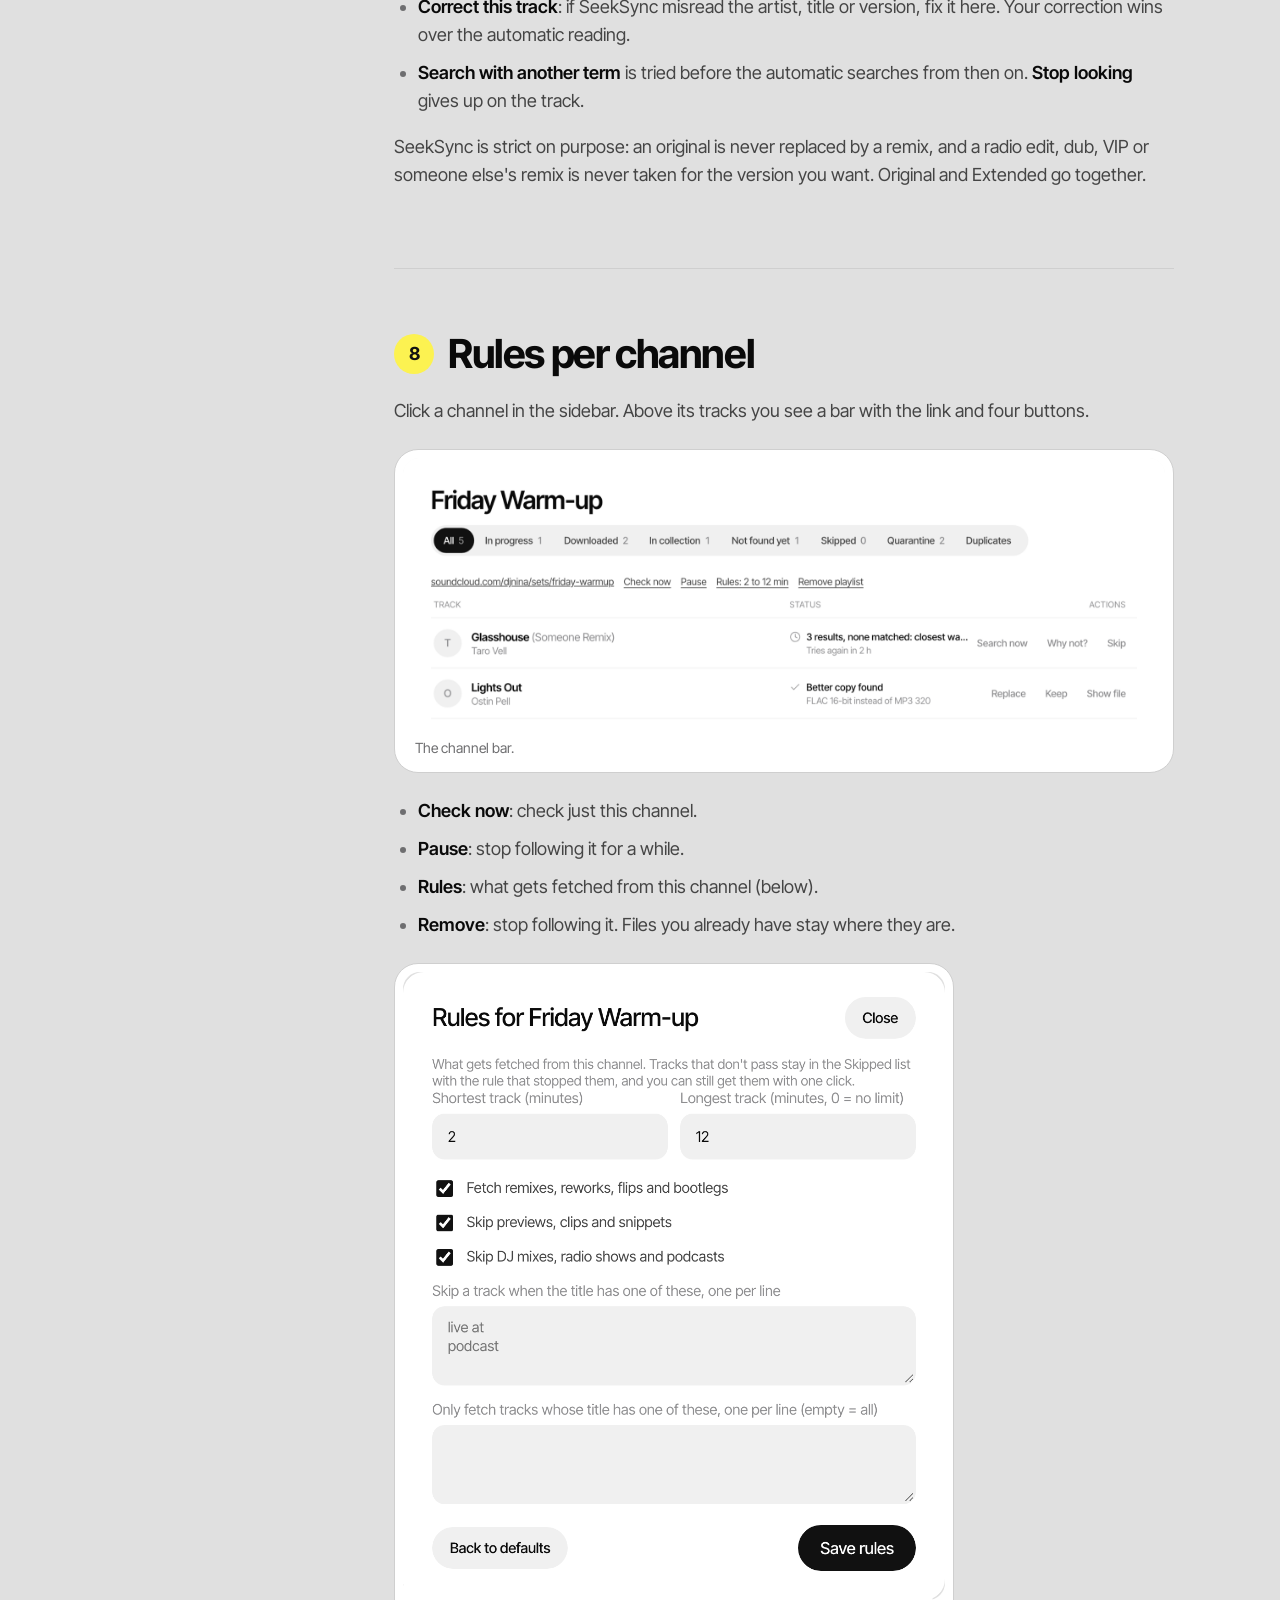
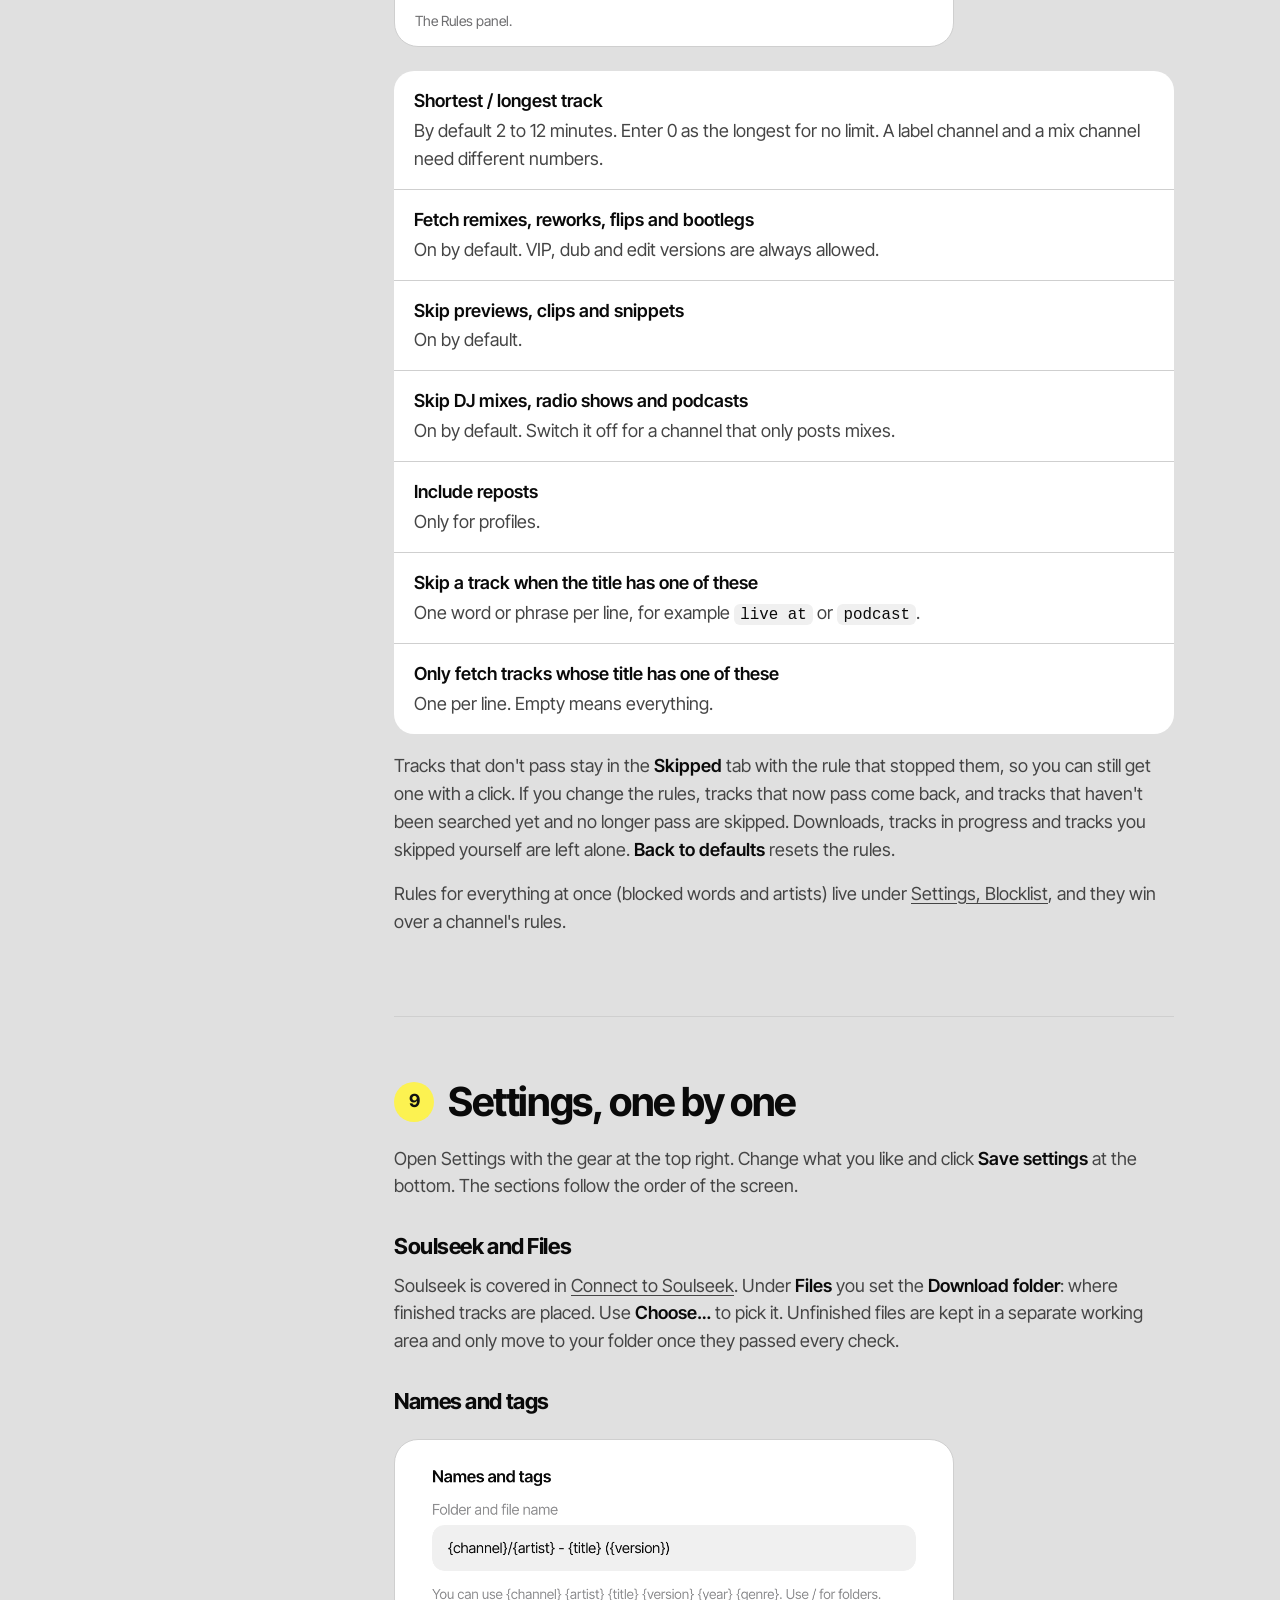
<file: site/guide.html>
<!doctype html>
<html lang="en">
<head>
  <meta charset="utf-8">
  <meta name="viewport" content="width=device-width, initial-scale=1">
  <title>SeekSync guide: from install to your first tracks</title>
  <meta name="description" content="A step-by-step guide to SeekSync: install, connect to Soulseek, add SoundCloud channels and Spotify playlists, read the track list, set the rules and settings, and use Rekordbox.">
  <meta name="theme-color" content="#E0E0E0">
  <meta property="og:title" content="SeekSync guide">
  <meta property="og:description" content="From install to your first tracks, step by step, with screenshots.">
  <meta property="og:type" content="article">
  <link rel="icon" href="img/logo.svg" type="image/svg+xml">
  <link rel="stylesheet" href="style.css">
</head>
<body class="guide-page">
<a class="skip" href="#main" data-i18n="g271">Skip to content</a>

<header class="nav">
  <div class="wrap nav-row">
    <a class="brand" href="index.html" data-keep-lang aria-label="SeekSync">
      <img src="img/logo.svg" alt="" width="36" height="36"><span>SeekSync</span>
    </a>
    <nav class="nav-links" aria-label="Main">
      <a href="index.html#how" data-keep-lang data-i18n="g272">How it works</a>
      <a href="index.html#features" data-keep-lang data-i18n="g273">Features</a>
      <a href="index.html#download" data-keep-lang data-i18n="g274">Download</a>
      <a href="guide.html" data-keep-lang aria-current="page" data-i18n="g275">Guide</a>
    </nav>
    <div class="nav-actions">
      <div class="lang" role="group" aria-label="Language">
        <button type="button" data-lang="en" aria-pressed="true">EN</button>
        <button type="button" data-lang="nl" aria-pressed="false">NL</button>
      </div>
      <a class="btn dark small" href="https://github.com/Stormhoogervorst/seeksync">GitHub</a>
    </div>
  </div>
</header>

<main id="main">
  <section class="guide-hero">
    <div class="wrap">
      <p class="eyebrow" data-i18n="g276">Guide</p>
      <h1 data-i18n="g277">From install to your first tracks</h1>
      <p class="lede" data-i18n="g278">This guide takes you through SeekSync from start to finish: installing it, connecting to Soulseek, adding channels, reading the list and every setting. The screenshots are from the app with made-up example data.</p>
    </div>
  </section>

  <div class="wrap guide-layout">
    <nav class="toc" aria-label="Contents">
      <details open>
        <summary data-i18n="g279">Contents</summary>
        <ol>
          <li><a href="#need" data-i18n="g286">What you need</a></li>
          <li><a href="#install" data-i18n="g287">Install</a></li>
          <li><a href="#first" data-i18n="g288">First start</a></li>
          <li><a href="#connect" data-i18n="g289">Connect to Soulseek</a></li>
          <li><a href="#add" data-i18n="g290">Add channels and playlists</a></li>
          <li><a href="#list" data-i18n="g291">The track list</a></li>
          <li><a href="#why" data-i18n="g292">When a track isn't found</a></li>
          <li><a href="#rules" data-i18n="g293">Rules per channel</a></li>
          <li><a href="#settings" data-i18n="g294">Settings, one by one</a></li>
          <li><a href="#collection" data-i18n="g295">Your collection and duplicates</a></li>
          <li><a href="#quarantine" data-i18n="g296">Quarantine</a></li>
          <li><a href="#rekordbox" data-i18n="g297">Rekordbox</a></li>
          <li><a href="#updating" data-i18n="g298">Updating</a></li>
          <li><a href="#help" data-i18n="g299">Troubleshooting</a></li>
          <li><a href="#data" data-i18n="g300">Your data and privacy</a></li>
        </ol>
      </details>
    </nav>
    <article class="doc">
      <section class="doc-sec" id="need">
        <h2><span class="n">1</span><span data-i18n="g286">What you need</span></h2>
        <ul><li data-i18n="g1"><strong>A Mac or a Windows PC.</strong> Mac: macOS 11 or newer on Apple Silicon (M1 and later). Windows: 10 or 11.</li><li data-i18n="g2"><strong>A way into Soulseek.</strong> Either Nicotine+ (if you already use it) or a free Soulseek account that SeekSync logs in with by itself. You don't need the Soulseek app.</li><li data-i18n="g3"><strong>Free disk space.</strong> SeekSync pauses downloads when less than 5 GB is free (you can change that).</li><li data-i18n="g4"><strong>Optional: ffmpeg.</strong> It switches on the file checks. On a Mac: <code>brew install ffmpeg</code>. Without it, files are not checked.</li></ul>
        <aside class="note warn"><strong><span data-i18n="g5">Good to know</span></strong><p data-i18n="g6">SeekSync only <em>reads</em> SoundCloud and Spotify: titles, artists, lengths and artwork. It never downloads audio from them. The audio comes from Soulseek, where people share their own music folders. Only download music you have the right to have, such as free downloads, promos sent to you, or tracks you bought elsewhere. You are responsible for what you download and share.</p></aside>
      </section>
      <section class="doc-sec" id="install">
        <h2><span class="n">2</span><span data-i18n="g287">Install</span></h2>
        <h3 data-i18n="g7">On a Mac</h3>
        <ol><li data-i18n="g8">Download the <code>.dmg</code> from the <a href="index.html#download" data-keep-lang>download section</a> or the <a href="https://github.com/Stormhoogervorst/seeksync/releases/latest">Releases page</a>.</li><li data-i18n="g9">Open the <code>.dmg</code> and drag <strong>SeekSync</strong> to Applications.</li><li data-i18n="g10">Open SeekSync. If macOS says it can't check the app for malicious software, open <strong>System Settings, Privacy &amp; Security</strong>, scroll down and click <strong>Open Anyway</strong> next to SeekSync. You only need to do this once.</li></ol>
        <h3 data-i18n="g11">On Windows</h3>
        <ol><li data-i18n="g12">Download the installer (<code>SeekSync-x.y.z-windows-setup.exe</code>) and run it.</li><li data-i18n="g13">Windows may show a SmartScreen warning. Click <strong>More info</strong>, then <strong>Run anyway</strong>.</li><li data-i18n="g14">Choose whether to add a desktop shortcut and whether SeekSync should start when you log in.</li></ol>
        <aside class="note tip"><strong><span data-i18n="g15">Tip</span></strong><p data-i18n="g16">The warnings appear because the app isn't signed with a paid developer certificate yet. The code is open source, and you can read it on GitHub.</p></aside>
      </section>
      <section class="doc-sec" id="first">
        <h2><span class="n">3</span><span data-i18n="g288">First start</span></h2>
        <p data-i18n="g17">The first time you open SeekSync you see one screen with three steps. When you are done, click <strong>Start watching</strong>.</p>
        <figure class="fig narrow"><img src="img/guide/setup.png" width="700" height="1193" loading="lazy" alt="The SeekSync first-run screen with three steps: before you start, connect to Soulseek, and where tracks go." data-i18n-alt="g18"><figcaption data-i18n="g19">The first-run screen.</figcaption></figure>
        <ol><li data-i18n="g20"><strong>Before you start.</strong> Tick the box to say you understand that you decide what you download and share.</li><li data-i18n="g21"><strong>Connect to Soulseek.</strong> Choose <em>Through Nicotine+</em> or <em>With its own Soulseek account</em>. Both are explained in the next section.</li><li data-i18n="g22"><strong>Where tracks go.</strong> Pick the download folder (by default a folder called SeekSync in your Music folder). The box <em>Share this folder on Soulseek</em> is on by default: many people on Soulseek only let you download if you share something too. Sharing means others can download the files in that folder from you. Untick it if you don't want that.</li></ol>
      </section>
      <section class="doc-sec" id="connect">
        <h2><span class="n">4</span><span data-i18n="g289">Connect to Soulseek</span></h2>
        <p data-i18n="g23">You can change this at any time under <strong>Settings, Soulseek, Connect</strong>.</p>
        <h3 data-i18n="g24">Option A: through Nicotine+</h3>
        <p data-i18n="g25">Best if you already use Nicotine+: SeekSync uses your account and your shared folders. This is also the most thoroughly tested route.</p>
        <figure class="fig narrow"><img src="img/guide/s-soulseek-nicotine.png" width="520" height="220" loading="lazy" alt="Settings, Soulseek section, with Through Nicotine+ selected and the button Add plugin to Nicotine+." data-i18n-alt="g26"><figcaption data-i18n="g27">Settings, Soulseek: Through Nicotine+.</figcaption></figure>
        <ol><li data-i18n="g28">Install Nicotine+ and log in to Soulseek there.</li><li data-i18n="g29">In SeekSync click <strong>Add plugin to Nicotine+</strong>. This copies a small plugin into Nicotine+. It only listens on your own computer and only accepts SeekSync's key.</li><li data-i18n="g30">In Nicotine+ open <strong>Preferences, Plugins</strong> and switch on <strong>SeekSync Bridge</strong>. If it isn't in the list, close Preferences and open it again, or restart Nicotine+.</li><li data-i18n="g31">Keep Nicotine+ open while SeekSync works. Searches don't create tabs or history in Nicotine+, and downloads show up in its Downloads tab.</li></ol>
        <aside class="note warn"><strong><span data-i18n="g32">Good to know</span></strong><p data-i18n="g33">After an update SeekSync may tell you the plugin was updated. Then turn SeekSync Bridge off and on once in Nicotine+. Sharing is set up in Nicotine+, not in SeekSync.</p></aside>
        <h3 data-i18n="g34">Option B: with its own account</h3>
        <figure class="fig narrow"><img src="img/guide/s-soulseek-builtin.png" width="520" height="298" loading="lazy" alt="Settings, Soulseek section, with With its own Soulseek account selected: username, password and listening port." data-i18n-alt="g35"><figcaption data-i18n="g36">Settings, Soulseek: its own account.</figcaption></figure>
        <dl class="fields"><dt data-i18n="g37">Username and password</dt><dd data-i18n="g38">Use a separate account just for SeekSync. A name that doesn't exist yet is created automatically the first time you log in. If you log in with the same account in another Soulseek app, one of the two gets disconnected. The password field shows <em>Unchanged</em> when one is saved.</dd><dt data-i18n="g39">Listening port</dt><dd data-i18n="g40">The port other users connect to for transfers (default 60000). Leave it as it is unless something else uses it. Where your router allows it, SeekSync opens the port by itself.</dd></dl>
      </section>
      <section class="doc-sec" id="add">
        <h2><span class="n">5</span><span data-i18n="g290">Add channels and playlists</span></h2>
        <p data-i18n="g41">Paste a link into the field at the top left, under <em>Add a channel or playlist</em>. SeekSync understands:</p>
        <ul><li data-i18n="g42"><strong>A SoundCloud profile</strong>: a label, an artist, a promo or repost channel. Paste <code>soundcloud.com/name</code> or just the name.</li><li data-i18n="g43"><strong>A SoundCloud playlist</strong> (<code>soundcloud.com/name/sets/…</code>). Private playlist links that end in <code>/s-xxxx</code> work too.</li><li data-i18n="g44"><strong>A public Spotify playlist</strong>. Spotify only shows the first 100 tracks of a playlist, and private playlists or Liked Songs can't be read.</li></ul>
        <p data-i18n="g45">Short links (<code>on.soundcloud.com</code>, <code>spotify.link</code>), single tracks and albums are not supported: open the page and copy the full link of the profile or playlist.</p>
        <figure class="fig narrow"><img src="img/guide/add-soundcloud.png" width="300" height="281" loading="lazy" alt="The add form with a SoundCloud profile pasted in: the choice to also get the latest tracks, the Include reposts box and the Add channel button." data-i18n-alt="g46"><figcaption data-i18n="g47">A SoundCloud profile.</figcaption></figure>
        <dl class="fields"><dt data-i18n="g48">Also get the latest</dt><dd data-i18n="g49">For a profile: by default only <em>new</em> uploads from now on are fetched. Choose 5, 10 or 25 to also fetch that many of the most recent tracks.</dd><dt data-i18n="g50">Include reposts</dt><dd data-i18n="g51">Also follow what the profile reposts, not only what it uploads.</dd></dl>
        <figure class="fig narrow"><img src="img/guide/add-spotify.png" width="300" height="292" loading="lazy" alt="The add form with a Spotify playlist link pasted in and a note that the playlist must be public." data-i18n-alt="g52"><figcaption data-i18n="g53">A Spotify playlist.</figcaption></figure>
        <p data-i18n="g54">For a <strong>playlist</strong> every track in it is wanted, in the order of the playlist, and tracks added to the playlist later are fetched too. SeekSync checks every channel once an hour (change this under Settings, Schedule).</p>
        <h3 data-i18n="g55">The top bar and the sidebar</h3>
        <figure class="fig"><img src="img/guide/topbar.png" width="900" height="69" loading="lazy" alt="The top bar: a status line, and the buttons Check now, Open folder and Settings." data-i18n-alt="g56"><figcaption data-i18n="g57">The top bar.</figcaption></figure>
        <ul><li data-i18n="g58">The <strong>status line</strong> says what SeekSync is doing, for example <em>Downloading 1</em>, how many tracks wait to be searched or are not found yet, when the next check is, and how you are connected.</li><li data-i18n="g59"><strong>Check now</strong> looks at all your channels right away. <strong>Open folder</strong> opens your download folder. The gear opens <strong>Settings</strong>. A yellow <em>Get version x</em> button appears when a new version is out.</li><li data-i18n="g60">The <strong>sidebar</strong> lists your channels with when they were last checked and how many tracks are in progress. A red line under a channel is an error, such as <em>SoundCloud is blocking requests right now</em>; it usually clears by itself, so try again in a few minutes. <strong>All channels</strong> shows everything together.</li><li data-i18n="g61"><strong>Activity</strong> at the bottom left opens a log of what just happened.</li></ul>
        <figure class="fig narrow"><img src="img/guide/activity.png" width="300" height="900" loading="lazy" alt="The sidebar with the Activity log open, listing recent events such as downloads and checks." data-i18n-alt="g62"><figcaption data-i18n="g63">The Activity log.</figcaption></figure>
      </section>
      <section class="doc-sec" id="list">
        <h2><span class="n">6</span><span data-i18n="g291">The track list</span></h2>
        <p data-i18n="g64">Every track SeekSync wants shows up in the list with a status. The tabs above the list filter it: <em>All, In progress, Downloaded, In collection, Not found yet, Skipped, Quarantine, Duplicates</em>.</p>
        <figure class="fig"><img src="img/guide/list.png" width="900" height="649" loading="lazy" alt="The track list with statuses such as Downloading 62 percent, Searching Soulseek, Better copy found, Downloaded and Already in your collection." data-i18n-alt="g65"><figcaption data-i18n="g66">The track list.</figcaption></figure>
        <div class="tablewrap"><table class="t"><thead><tr><th data-i18n="g67">Status</th><th data-i18n="g68">What it means</th></tr></thead><tbody><tr><td data-i18n="g69">In line to search</td><td data-i18n="g70">The track is waiting its turn. Searches are spaced out on purpose.</td></tr><tr><td data-i18n="g71">Searching Soulseek</td><td data-i18n="g72">SeekSync is searching right now and scoring the results.</td></tr><tr><td data-i18n="g73">Waiting for peer</td><td data-i18n="g74">A copy was chosen but the other user has a queue. It shows your place in line. After 45 minutes SeekSync tries another user.</td></tr><tr><td data-i18n="g75">Downloading 62%</td><td data-i18n="g76">The file is coming in, with the name of the user it comes from.</td></tr><tr><td data-i18n="g77">Not found yet</td><td data-i18n="g78">Nothing good was found. SeekSync tries again after 1, 3, 6 and 12 hours, then daily, until the time set under Settings, Schedule (30 days by default). The reason is shown, for example <em>3 results, none matched</em>.</td></tr><tr><td data-i18n="g79">Downloaded</td><td data-i18n="g80">Done. It shows the quality (such as FLAC 16-bit or MP3 320), where the audio stops (such as 21 kHz) and the file name. <em>Looking for better until …</em> means SeekSync still searches for a better copy.</td></tr><tr><td data-i18n="g81">Better copy found</td><td data-i18n="g82">A better file than the one you have turned up. You choose: <em>Replace</em> or <em>Keep</em>.</td></tr><tr><td data-i18n="g83">Already in your collection</td><td data-i18n="g84">You already own this track (see <a href="#collection">Your collection</a>), so it isn't downloaded again.</td></tr><tr><td data-i18n="g85">Skipped</td><td data-i18n="g86">Your rules (or the blocklist) said no. The reason is shown, and you can still get it with <em>Get it</em>.</td></tr><tr><td data-i18n="g87">Stopped looking</td><td data-i18n="g88">The time ran out, or you pressed Stop looking. <em>Search now</em> starts again.</td></tr></tbody></table></div>
        <h3 data-i18n="g89">The buttons on a row</h3>
        <dl class="fields"><dt data-i18n="g90">Search now</dt><dd data-i18n="g91">Search again right away, without waiting for the next try.</dd><dt data-i18n="g92">Why not?</dt><dd data-i18n="g93">Shows what was searched and why files were rejected. See the next section.</dd><dt data-i18n="g94">Skip</dt><dd data-i18n="g95">Stop looking for this track.</dd><dt data-i18n="g96">Show file</dt><dd data-i18n="g97">Shows the finished file in Finder or Explorer.</dd><dt data-i18n="g98">Replace / Keep</dt><dd data-i18n="g99">For a better copy: replace your file (the old one goes to SeekSync's trash for 30 days) or keep what you have.</dd><dt data-i18n="g100">Get it / Get it anyway</dt><dd data-i18n="g101">Fetch a track that was skipped by a rule, or that you already own.</dd></dl>
      </section>
      <section class="doc-sec" id="why">
        <h2><span class="n">7</span><span data-i18n="g292">When a track isn't found</span></h2>
        <p data-i18n="g102">Click <strong>Why not?</strong> on a track that wasn't found. SeekSync doesn't hide its reasoning:</p>
        <figure class="fig"><img src="img/app-why.png" width="1200" height="750" loading="lazy" alt="The Why not panel: the reason, what was searched for, the three closest files with the reason each was rejected, and fields to correct the track." data-i18n-alt="g103"><figcaption data-i18n="g104">The Why not? panel.</figcaption></figure>
        <ul><li data-i18n="g105"><strong>The summary</strong> in one line, such as <em>3 results, none matched: closest was 192 kbps, under your minimum (MP3 320)</em>.</li><li data-i18n="g106"><strong>Searched for</strong>: the search terms and how many results each gave.</li><li data-i18n="g107"><strong>Closest files</strong>: the nearest candidates with the reason each was rejected (too short, a radio edit, another remix, too low a quality). <strong>Download this anyway</strong> fetches one of them. It still goes through the file checks.</li><li data-i18n="g108"><strong>Correct this track</strong>: if SeekSync misread the artist, title or version, fix it here. Your correction wins over the automatic reading.</li><li data-i18n="g109"><strong>Search with another term</strong> is tried before the automatic searches from then on. <strong>Stop looking</strong> gives up on the track.</li></ul>
        <p data-i18n="g110">SeekSync is strict on purpose: an original is never replaced by a remix, and a radio edit, dub, VIP or someone else's remix is never taken for the version you want. Original and Extended go together.</p>
      </section>
      <section class="doc-sec" id="rules">
        <h2><span class="n">8</span><span data-i18n="g293">Rules per channel</span></h2>
        <p data-i18n="g111">Click a channel in the sidebar. Above its tracks you see a bar with the link and four buttons.</p>
        <figure class="fig"><img src="img/guide/channel-bar.png" width="900" height="317" loading="lazy" alt="A playlist opened: the channel bar with the link and the buttons Check now, Pause, Rules and Remove playlist." data-i18n-alt="g112"><figcaption data-i18n="g113">The channel bar.</figcaption></figure>
        <ul><li data-i18n="g114"><strong>Check now</strong>: check just this channel.</li><li data-i18n="g115"><strong>Pause</strong>: stop following it for a while.</li><li data-i18n="g116"><strong>Rules</strong>: what gets fetched from this channel (below).</li><li data-i18n="g117"><strong>Remove</strong>: stop following it. Files you already have stay where they are.</li></ul>
        <figure class="fig narrow"><img src="img/guide/rules.png" width="520" height="603" loading="lazy" alt="The Rules panel: shortest and longest track, switches for remixes, previews, mixes and reposts, and lists of words to exclude or require." data-i18n-alt="g118"><figcaption data-i18n="g119">The Rules panel.</figcaption></figure>
        <dl class="fields"><dt data-i18n="g120">Shortest / longest track</dt><dd data-i18n="g121">By default 2 to 12 minutes. Enter 0 as the longest for no limit. A label channel and a mix channel need different numbers.</dd><dt data-i18n="g122">Fetch remixes, reworks, flips and bootlegs</dt><dd data-i18n="g123">On by default. VIP, dub and edit versions are always allowed.</dd><dt data-i18n="g124">Skip previews, clips and snippets</dt><dd data-i18n="g125">On by default.</dd><dt data-i18n="g126">Skip DJ mixes, radio shows and podcasts</dt><dd data-i18n="g127">On by default. Switch it off for a channel that only posts mixes.</dd><dt data-i18n="g128">Include reposts</dt><dd data-i18n="g129">Only for profiles.</dd><dt data-i18n="g130">Skip a track when the title has one of these</dt><dd data-i18n="g131">One word or phrase per line, for example <code>live at</code> or <code>podcast</code>.</dd><dt data-i18n="g132">Only fetch tracks whose title has one of these</dt><dd data-i18n="g133">One per line. Empty means everything.</dd></dl>
        <p data-i18n="g134">Tracks that don't pass stay in the <em>Skipped</em> tab with the rule that stopped them, so you can still get one with a click. If you change the rules, tracks that now pass come back, and tracks that haven't been searched yet and no longer pass are skipped. Downloads, tracks in progress and tracks you skipped yourself are left alone. <strong>Back to defaults</strong> resets the rules.</p>
        <p data-i18n="g135">Rules for everything at once (blocked words and artists) live under <a href="#settings">Settings, Blocklist</a>, and they win over a channel's rules.</p>
      </section>
      <section class="doc-sec" id="settings">
        <h2><span class="n">9</span><span data-i18n="g294">Settings, one by one</span></h2>
        <p data-i18n="g136">Open Settings with the gear at the top right. Change what you like and click <strong>Save settings</strong> at the bottom. The sections follow the order of the screen.</p>
        <h3 data-i18n="g137" id="set-soulseek">Soulseek and Files</h3>
        <p data-i18n="g138">Soulseek is covered in <a href="#connect">Connect to Soulseek</a>. Under <em>Files</em> you set the <strong>Download folder</strong>: where finished tracks are placed. Use <em>Choose…</em> to pick it. Unfinished files are kept in a separate working area and only move to your folder once they passed every check.</p>
        <h3 data-i18n="g139" id="set-names">Names and tags</h3>
        <figure class="fig narrow"><img src="img/guide/s-names.png" width="520" height="317" loading="lazy" alt="Settings, Names and tags: the folder and file name template with a live example, and three checkboxes for tags, WAV to AIFF and label." data-i18n-alt="g140"><figcaption data-i18n="g141">Settings, Names and tags.</figcaption></figure>
        <dl class="fields"><dt data-i18n="g142">Folder and file name</dt><dd data-i18n="g143">A template with these pieces: <code>{channel}</code> <code>{artist}</code> <code>{title}</code> <code>{version}</code> <code>{year}</code> <code>{genre}</code>. Use <code>/</code> for folders. The default is <code>{channel}/{artist} - {title} ({version})</code>, which gives <em>Nightshift Records/Mira Kova - Night Signal (Extended Mix).flac</em>. Empty brackets and dashes disappear when a field is missing. A live example is shown under the field.</dd><dt data-i18n="g144">Write tags and cover art</dt><dd data-i18n="g145">On by default. Every finished file gets artist, title with the version, genre, year, the link and a 500 px cover (MP3 ID3v2.3, FLAC, AIFF, M4A). BPM and key tags the uploader embedded stay. Spotify tracks get the album cover (640 px) and the year, but no genre, because Spotify's page doesn't give one.</dd><dt data-i18n="g146">Convert WAV to AIFF</dt><dd data-i18n="g147">Off by default. Same audio, but DJ software reads the tags of AIFF files better than those of WAV files.</dd><dt data-i18n="g148">Use the channel name as the label tag</dt><dd data-i18n="g149">Off by default. Useful for label channels: the label tag then holds the name of the channel.</dd><dt data-i18n="g150">Fill in missing covers</dt><dd data-i18n="g151">A button. Every downloaded file without a cover (or with a broken one) gets one from SoundCloud or Spotify. Only the picture is added: the other tags, the name and the audio stay as they are. Useful for files from before version 0.6.2, and for tracks whose cover couldn't be downloaded at the time.</dd></dl>
        <h3 data-i18n="g152" id="set-sharing">Sharing</h3>
        <p data-i18n="g153">With its own account: <em>Share the download folder on Soulseek</em> and a box for <em>other shared folders</em>, one per line. Through Nicotine+: sharing is set up in Nicotine+. SeekSync warns you at the top when you share nothing, because many users block people who share nothing.</p>
        <h3 data-i18n="g154" id="set-checks">File checks</h3>
        <figure class="fig narrow"><img src="img/guide/s-checks.png" width="520" height="250" loading="lazy" alt="Settings, File checks: allowed length difference, longest silence at start or end, and what to do with suspect lossless files." data-i18n-alt="g155"><figcaption data-i18n="g156">Settings, File checks.</figcaption></figure>
        <p data-i18n="g157">Needs ffmpeg (the line at the top says whether the checks are on). Every download is checked before it reaches your music folder.</p>
        <dl class="fields"><dt data-i18n="g158">Length may differ from SoundCloud by</dt><dd data-i18n="g159">5, 10 (default), 20 or 30 seconds. An Extended version may be longer than the original upload.</dd><dt data-i18n="g160">Reject silence at start or end longer than</dt><dd data-i18n="g161">5, 10 (default), 20 or 30 seconds.</dd><dt data-i18n="g162">Lossless (or 320 kbps) that may be a converted MP3</dt><dd data-i18n="g163">SeekSync reads the spectrum of each file. A fake lossless file stops at a hard cutoff around 16 to 19 kHz. Choose <em>Keep it, but mark it as suspect</em> (default) or <em>Reject it and look for another copy</em>. A file that is clearly fake is always rejected.</dd></dl>
        <h3 data-i18n="g164" id="set-quality">Quality</h3>
        <figure class="fig narrow"><img src="img/guide/s-quality.png" width="520" height="294" loading="lazy" alt="Settings, Quality: the profile (Club, Balanced, Space saver) with an explanation, and what to do when a better copy turns up later." data-i18n-alt="g165"><figcaption data-i18n="g166">Settings, Quality.</figcaption></figure>
        <div class="tablewrap"><table class="t"><thead><tr><th data-i18n="g167">Profile</th><th data-i18n="g168">What you get</th></tr></thead><tbody><tr><td data-i18n="g169">Club (default)</td><td data-i18n="g170">Lossless (FLAC 24-bit, FLAC 16-bit, WAV). MP3 320 is the minimum; SeekSync keeps looking for a lossless copy.</td></tr><tr><td data-i18n="g171">Balanced</td><td data-i18n="g172">MP3 320 or better. MP3 256 is the minimum.</td></tr><tr><td data-i18n="g173">Space saver</td><td data-i18n="g174">MP3 320 or 256; MP3 192 is the minimum. Lossless only if there is nothing else.</td></tr></tbody></table></div>
        <p data-i18n="g175"><strong>When a better copy turns up later</strong>: if a track first arrives below your goal (say MP3 320 while you want lossless), SeekSync keeps looking for 30 days. You choose what happens when it finds one:</p>
        <ul><li data-i18n="g176"><strong>Ask me first</strong> (default): you see <em>Better copy found</em> with Replace and Keep. This keeps your cue points safe.</li><li data-i18n="g177"><strong>Replace the file right away</strong>.</li><li data-i18n="g178"><strong>Replace right away, but ask for tracks that are in Rekordbox</strong>: see <a href="#rekordbox">Rekordbox</a>.</li><li data-i18n="g179"><strong>Don't look for better copies</strong>.</li></ul>
        <aside class="note warn"><strong><span data-i18n="g180">Good to know</span></strong><p data-i18n="g181">Replacing an MP3 with a FLAC changes the file name, so Rekordbox or Serato lose the cue points of the old file. The old file goes to SeekSync's trash for 30 days.</p></aside>
        <h3 data-i18n="g182" id="set-blocklist">Blocklist</h3>
        <figure class="fig narrow"><img src="img/guide/s-blocklist.png" width="520" height="296" loading="lazy" alt="Settings, Blocklist: words that skip a track and artists that are never fetched." data-i18n-alt="g183"><figcaption data-i18n="g184">Settings, Blocklist.</figcaption></figure>
        <p data-i18n="g185">Applies to every channel and playlist and wins over their rules. <em>Skip tracks with these words in the title</em> and <em>Never fetch these artists</em>, one per line.</p>
        <h3 data-i18n="g186" id="set-etiquette">Soulseek etiquette</h3>
        <figure class="fig narrow"><img src="img/guide/s-etiquette.png" width="520" height="338" loading="lazy" alt="Settings, Soulseek etiquette: wait between searches, searches per five minutes, and the disk space at which downloads pause." data-i18n-alt="g187"><figcaption data-i18n="g188">Settings, Soulseek etiquette.</figcaption></figure>
        <p data-i18n="g189">Soulseek is run by volunteers. Searching slowly and not filling your disk keeps you from being blocked. The choices are limited on purpose: the wait between searches can never go below a few seconds.</p>
        <dl class="fields"><dt data-i18n="g190">Wait between searches</dt><dd data-i18n="g191">8 seconds (default), 12, 20 or 30.</dd><dt data-i18n="g192">At most, per 5 minutes</dt><dd data-i18n="g193">10, 20 (default), 30 or 40 searches.</dd><dt data-i18n="g194">Pause downloads when free disk space is under</dt><dd data-i18n="g195">5 GB by default (or never). A notice appears at the top while downloads are paused, and they continue by themselves when there is room again.</dd><dt data-i18n="g196">Blocked users</dt><dd data-i18n="g197">Users who repeatedly sent fake files or failed are scored lower and, after repeated problems, blocked for 30 days. They appear in a list with an <strong>Unblock</strong> button.</dd></dl>
        <h3 data-i18n="g198" id="set-schedule">Schedule and Artists</h3>
        <figure class="fig narrow"><img src="img/guide/s-schedule.png" width="520" height="420" loading="lazy" alt="Settings, Schedule and Artists: how often channels are checked, how long to keep looking, parallel downloads, and artist aliases." data-i18n-alt="g199"><figcaption data-i18n="g200">Settings, Schedule and Artists.</figcaption></figure>
        <dl class="fields"><dt data-i18n="g201">Check channels every</dt><dd data-i18n="g202">30 minutes, an hour (default), 3 hours, 6 hours or a day. SeekSync only checks while the app is open.</dd><dt data-i18n="g203">Keep looking for</dt><dd data-i18n="g204">1 week, 30 days (default), 90 days or a year. After that a track becomes <em>Stopped looking</em>.</dd><dt data-i18n="g205">Downloads at the same time</dt><dd data-i18n="g206">1, 2, 3 (default) or 5.</dd><dt data-i18n="g207">Other names of the same artist</dt><dd data-i18n="g208">For producers with several names. One line per artist, for example <code>Four Tet = Kieran Hebden, KH</code>. Tracks by that artist are also searched under the other names, and a file under any of the names counts.</dd></dl>
        <h3 data-i18n="g209" id="set-more">Collection, Rekordbox and Updates</h3>
        <p data-i18n="g210">These three have their own sections below: <a href="#collection">Your collection</a>, <a href="#rekordbox">Rekordbox</a> and <a href="#updating">Updating</a>.</p>
      </section>
      <section class="doc-sec" id="collection">
        <h2><span class="n">10</span><span data-i18n="g295">Your collection and duplicates</span></h2>
        <p data-i18n="g211">SeekSync can see which tracks you already own, so it doesn't download them again, even when they have a slightly different name or come from another channel.</p>
        <figure class="fig narrow"><img src="img/guide/s-collection.png" width="520" height="268" loading="lazy" alt="Settings, Your music collection: a box for music folders, an Add folder button, a Scan now button and the number of files known." data-i18n-alt="g212"><figcaption data-i18n="g213">Settings, Your music collection.</figcaption></figure>
        <ol><li data-i18n="g214">Open <strong>Settings, Your music collection</strong>.</li><li data-i18n="g215">Add your music folders, one per line, or use <strong>Add folder…</strong> to pick one. Subfolders are included. Your download folder always counts.</li><li data-i18n="g216">Click <strong>Save settings</strong> and then <strong>Scan now</strong>. The first scan reads every file; later scans only read what is new or changed, so they are quick. A folder on a drive that isn't connected keeps what was known about it.</li></ol>
        <p data-i18n="g217">SeekSync <em>only reads</em> these folders. It never changes or deletes anything in them.</p>
        <p data-i18n="g218">A track counts as already owned when the title, artist (aliases count) and version match, and the length is not very different. A remix is never mistaken for the original. Such a track gets the status <em>Already in your collection</em> and is listed under the <em>In collection</em> tab, with <em>Show file</em> and <em>Get it anyway</em>.</p>
        <figure class="fig"><img src="img/guide/collection.png" width="900" height="649" loading="lazy" alt="The In collection tab: a track marked Already in your collection with its location and the buttons Show file and Get it anyway." data-i18n-alt="g219"><figcaption data-i18n="g220">The In collection tab.</figcaption></figure>
        <h3 data-i18n="g221" id="dups">Duplicates</h3>
        <p data-i18n="g222">The <strong>Duplicates</strong> tab lists files in your download folder that are the same track (same artist, title and version), with the best copy marked <em>Best</em> according to your quality profile. Nothing is deleted or moved: you decide.</p>
        <figure class="fig"><img src="img/guide/duplicates.png" width="900" height="649" loading="lazy" alt="The Duplicates tab: two copies of one track, FLAC and MP3, with the FLAC marked Best." data-i18n-alt="g223"><figcaption data-i18n="g224">The Duplicates tab.</figcaption></figure>
      </section>
      <section class="doc-sec" id="quarantine">
        <h2><span class="n">11</span><span data-i18n="g296">Quarantine</span></h2>
        <p data-i18n="g225">When a downloaded file fails a check, it doesn't reach your music folder. It goes to <strong>Quarantine</strong> with the reason, and SeekSync looks for another copy from another user. That file and that user are not used again for this track.</p>
        <figure class="fig"><img src="img/guide/quarantine.png" width="900" height="649" loading="lazy" alt="The Quarantine tab: two rejected files, one with 30 seconds of silence at the end and one that is not really FLAC, each with the buttons Approve anyway and Delete." data-i18n-alt="g226"><figcaption data-i18n="g227">The Quarantine tab.</figcaption></figure>
        <p data-i18n="g228">Every download must: play all the way through, be the format its name says (no MP3 renamed to .flac), be about as long as the original, not start or end with a long silence, and not be a converted lossless file. You can <strong>Approve anyway</strong> (the file continues to your folder) or <strong>Delete</strong> it.</p>
        <aside class="note tip"><strong><span data-i18n="g229">Tip</span></strong><p data-i18n="g230">Finished tracks show where their audio stops, such as <em>21.9 kHz</em> or <em>Suspect: stops at 20.3 kHz</em>. A real FLAC or 320 kbps MP3 goes up to about 20 kHz or higher.</p></aside>
      </section>
      <section class="doc-sec" id="rekordbox">
        <h2><span class="n">12</span><span data-i18n="g297">Rekordbox</span></h2>
        <p data-i18n="g231">SeekSync can write a Rekordbox XML file with every track it downloaded and a playlist for each channel or playlist, inside a folder called SeekSync. SeekSync only writes this one file and never touches Rekordbox' own library.</p>
        <figure class="fig narrow"><img src="img/guide/s-rekordbox.png" width="520" height="491" loading="lazy" alt="Settings, Rekordbox: the switch to keep an XML file up to date, its location, Update now and Show file buttons, and the field for your Rekordbox collection export." data-i18n-alt="g232"><figcaption data-i18n="g233">Settings, Rekordbox.</figcaption></figure>
        <h3 data-i18n="g234">Step by step</h3>
        <ol><li data-i18n="g235">In SeekSync open <strong>Settings, Rekordbox</strong> and tick <em>Keep a Rekordbox XML file of the downloaded tracks up to date</em>.</li><li data-i18n="g236">The file is called <code>SeekSync for Rekordbox.xml</code> and lives in your download folder (or where you point it). It is rewritten about 30 seconds after a download. <strong>Update now</strong> writes it immediately and <strong>Show file</strong> shows it.</li><li data-i18n="g237">In Rekordbox open <strong>Preferences, Advanced, Database</strong>, tick <strong>rekordbox xml</strong> and choose that file.</li><li data-i18n="g238">In the tree open <strong>rekordbox xml</strong>, right-click a playlist and choose <strong>Import Playlist</strong>.</li></ol>
        <h3 data-i18n="g239">Keep your cue points safe</h3>
        <p data-i18n="g240">A better copy of a track gets a new file name, and Rekordbox sees that as a new track without your cue points. To prevent a surprise, let SeekSync read an export of your Rekordbox collection:</p>
        <ol><li data-i18n="g241">In Rekordbox choose <strong>File, Export Collection in xml format</strong> and save the file.</li><li data-i18n="g242">In SeekSync pick that file under <strong>Your Rekordbox collection export</strong>. SeekSync only reads it. Export again now and then.</li><li data-i18n="g243">Under <strong>Quality</strong> choose <em>Replace right away, but ask for tracks that are in Rekordbox</em>. Tracks in your Rekordbox are then never replaced by themselves, and the list shows <em>in Rekordbox</em> next to them. Without the export file, SeekSync asks first for every track.</li></ol>
        <p data-i18n="g244">Only Rekordbox is connected so far. Serato crates, M3U playlists and Traktor are not built yet, but the files and their tags work in any DJ software.</p>
      </section>
      <section class="doc-sec" id="updating">
        <h2><span class="n">13</span><span data-i18n="g298">Updating</span></h2>
        <p data-i18n="g245">SeekSync asks GitHub twice a day whether a new version is out, and tells you with a yellow <em>Get version x</em> button. You can also look right away under <strong>Settings, Updates, Check now</strong>.</p>
        <figure class="fig narrow"><img src="img/guide/s-updates.png" width="520" height="283" loading="lazy" alt="Settings, Updates: the box to be told about new versions, a Check now button and the status line." data-i18n-alt="g246"><figcaption data-i18n="g247">Settings, Updates.</figcaption></figure>
        <ul><li data-i18n="g248"><strong>On a Mac</strong> click <strong>Install and restart</strong>. SeekSync downloads the new version, checks it, replaces itself and starts again. The old app is kept in a folder called <code>previous-versions</code> in the app data (the last two).</li><li data-i18n="g249"><strong>On Windows</strong> click <strong>Install and restart</strong> too. SeekSync downloads the installer, checks it, closes itself, runs the installer quietly over the old version and starts again.</li><li data-i18n="g250">When SeekSync can't change its own folder, use the release page: download the new installer and run it over the old one.</li><li data-i18n="g251">Your channels and settings are kept either way. Switch the notice off with the box <em>Tell me when a new version is out</em>.</li></ul>
      </section>
      <section class="doc-sec" id="help">
        <h2><span class="n">14</span><span data-i18n="g299">Troubleshooting</span></h2>
        <dl class="fields"><dt data-i18n="g252">“Can't reach Nicotine+”</dt><dd data-i18n="g253">Open Nicotine+ and check that <strong>SeekSync Bridge</strong> is switched on (Preferences, Plugins). After an update, turn the plugin off and on once.</dd><dt data-i18n="g254">A track stays at “Waiting for peer”</dt><dd data-i18n="g255">The other user has a queue. After 45 minutes SeekSync tries another user.</dd><dt data-i18n="g256">“Not found yet” for a track you can find by hand</dt><dd data-i18n="g257">Title matching is strict on purpose. Open <strong>Why not?</strong>: the closest files and their reasons tell you why. Correct the artist, title or version, or download one anyway. If it still looks wrong, open an issue on GitHub with the link and the file name you found.</dd><dt data-i18n="g258">“SoundCloud is blocking requests right now”</dt><dd data-i18n="g259">SoundCloud limits how often a program may ask. It usually clears by itself within minutes; SeekSync tries again at the next check.</dd><dt data-i18n="g260">“Downloads paused”</dt><dd data-i18n="g261">Free disk space is below the limit under Settings, Soulseek etiquette. Free some space; downloads continue by themselves.</dd><dt data-i18n="g262">“Nothing shared”</dt><dd data-i18n="g263">You are not sharing a folder, and many Soulseek users block people who share nothing. Share a folder (see <a href="#connect">Connect to Soulseek</a>).</dd><dt data-i18n="g264">Files aren't being checked</dt><dd data-i18n="g265">Install ffmpeg (on a Mac: <code>brew install ffmpeg</code>) and restart SeekSync. Settings, File checks says whether the checks are on.</dd></dl>
        <p data-i18n="g266">Still stuck? Open an issue on <a href="https://github.com/Stormhoogervorst/seeksync/issues">GitHub</a> and attach <code>seeksync.log</code> (see below).</p>
      </section>
      <section class="doc-sec" id="data">
        <h2><span class="n">15</span><span data-i18n="g300">Your data and privacy</span></h2>
        <ul><li data-i18n="g267"><strong>Your music</strong> goes to the download folder you chose (by default <code>Music/SeekSync</code>).</li><li data-i18n="g268"><strong>Settings, database and temporary folders</strong> are in <code>~/Library/Application Support/SeekSync</code> on a Mac and <code>%LOCALAPPDATA%\SeekSync</code> on Windows.</li><li data-i18n="g269"><strong>The log</strong> is <code>seeksync.log</code>: on a Mac in <code>~/Library/Logs/SeekSync</code>, on Windows in the SeekSync folder under <code>%LOCALAPPDATA%</code>. Attach it to bug reports.</li><li data-i18n="g270"><strong>Privacy:</strong> everything stays on your computer. SeekSync talks to SoundCloud and Spotify (to read channels and playlists), to Soulseek (directly or through Nicotine+) and, twice a day, to GitHub (to see if there is a new version; you can turn that off). There is no tracking and there are no analytics.</li></ul>
      </section>
      <section class="doc-end">
        <h2 data-i18n="g280">Ready?</h2>
        <p data-i18n="g281">Download SeekSync, add your first channel and let it work.</p>
        <p class="cta"><a class="btn primary big" href="index.html#download" data-keep-lang data-i18n="g282">Download SeekSync</a></p>
      </section>
    </article>
  </div>
</main>

<footer class="foot">
  <div class="wrap foot-row">
    <a class="brand" href="index.html" data-keep-lang><img src="img/logo.svg" alt="" width="28" height="28"><span>SeekSync</span></a>
    <p class="small" data-i18n="g283">Free and open source, GPL-3.0. Not affiliated with SoundCloud, Spotify, Soulseek, Nicotine+ or Rekordbox.</p>
    <p class="small"><a href="https://github.com/Stormhoogervorst/seeksync">GitHub</a> · <a href="https://github.com/Stormhoogervorst/seeksync/issues" data-i18n="g284">Issues</a> · <a href="https://github.com/Stormhoogervorst/seeksync/blob/main/CHANGELOG.md" data-i18n="g285">Changelog</a></p>
  </div>
</footer>

<script src="i18n.js"></script>
<script src="guide.js"></script>
</body>
</html>
</file>
<file: site/style.css>
/* SeekSync website. Same look as the app (DESIGN.md): warm grey, white rounded cards, one yellow accent,
   pill buttons, Inter Tight (SIL Open Font License, see fonts/OFL.txt). */
@font-face {
  font-family: "Inter Tight"; font-style: normal; font-display: swap; font-weight: 100 900;
  src: url(fonts/inter-tight-latin-wght-normal.woff2) format("woff2-variations");
  unicode-range: U+0000-00FF, U+0131, U+0152-0153, U+02BB-02BC, U+02C6, U+02DA, U+02DC, U+0304, U+0308, U+0329, U+2000-206F, U+20AC, U+2122, U+2191, U+2193, U+2212, U+2215, U+FEFF, U+FFFD;
}
@font-face {
  font-family: "Inter Tight"; font-style: normal; font-display: swap; font-weight: 100 900;
  src: url(fonts/inter-tight-latin-ext-wght-normal.woff2) format("woff2-variations");
  unicode-range: U+0100-02BA, U+02BD-02C5, U+02C7-02CC, U+02CE-02D7, U+02DD-02FF, U+0304, U+0308, U+0329, U+1D00-1DBF, U+1E00-1E9F, U+1EF2-1EFF, U+2020, U+20A0-20AB, U+20AD-20C0, U+2113, U+2C60-2C7F, U+A720-A7FF;
}

:root {
  --bg: #E0E0E0;
  --surface: #FFFFFF;
  --surface-muted: #F0F0F0;
  --ink: #111111;
  --ink-raised: #232323;
  --accent: #FCF251;
  --accent-soft: #FEF99A;
  --text: #0A0A0A;
  --body: #454545;
  --muted: #6E6E70;          /* darker than the app's #8E8E90 so small text passes contrast on grey */
  --on-ink: #FFFFFF;
  --on-ink-muted: #B9B9BB;
  --line: #CFCFCF;
  --radius-card: 24px;
  --radius-big: 32px;
  --font: "Inter Tight", "Geist", Inter, system-ui, -apple-system, "Segoe UI", sans-serif;
  --gutter: 20px;
}

*, *::before, *::after { box-sizing: border-box; }
html { scroll-behavior: smooth; scroll-padding-top: 84px; -webkit-text-size-adjust: 100%; }
body {
  margin: 0; background: var(--bg); color: var(--body);
  font-family: var(--font); font-size: 18px; line-height: 1.55; -webkit-font-smoothing: antialiased;
}
img { max-width: 100%; height: auto; display: block; }
a { color: inherit; }
code { font-family: ui-monospace, "SF Mono", Menlo, Consolas, monospace; font-size: .88em; background: var(--surface-muted);
  padding: .1em .4em; border-radius: 6px; color: var(--text); overflow-wrap: anywhere; }
.dark code { background: var(--ink-raised); color: var(--on-ink); }
em { font-style: normal; font-weight: 600; color: var(--text); }
.dark em { color: var(--on-ink); }
:focus-visible { outline: 3px solid var(--ink); outline-offset: 3px; border-radius: 8px; }
.dark :focus-visible, .final :focus-visible { outline-color: var(--accent); }

.wrap { width: 100%; max-width: 1160px; margin: 0 auto; padding: 0 var(--gutter); }
.narrow { max-width: 820px; }
.center { text-align: center; justify-content: center; }
.small { font-size: 15px; color: var(--muted); }
.skip { position: absolute; left: -999px; top: 8px; background: var(--ink); color: var(--on-ink); padding: 10px 16px; border-radius: 999px; z-index: 100; }
.skip:focus { left: 12px; }

h1, h2, h3, h4 { color: var(--text); margin: 0; letter-spacing: -0.03em; line-height: 1.05; font-weight: 700; }
h1 { font-size: clamp(34px, 5.4vw, 66px); letter-spacing: -0.042em; line-height: 1; max-width: 20ch; }
h2 { font-size: clamp(32px, 4.8vw, 56px); letter-spacing: -0.04em; }
h3 { font-size: 22px; line-height: 1.15; letter-spacing: -0.02em; }
h4 { font-size: 19px; letter-spacing: -0.02em; }
.dark h2, .dark h3, .end h2 { color: var(--on-ink); }

/* Buttons: always pills */
.btn {
  display: inline-flex; align-items: center; justify-content: center; gap: 8px; min-height: 44px; padding: 0 22px;
  border-radius: 999px; font: 600 16px/1 var(--font); text-decoration: none; border: 1.5px solid transparent;
  cursor: pointer; transition: transform .15s ease, background-color .15s ease; white-space: nowrap;
}
.btn:hover { transform: translateY(-1px); }
.btn.primary { background: var(--accent); color: var(--ink); border-color: var(--ink); }
.btn.primary:hover { background: var(--accent-soft); }
.btn.dark { background: var(--ink); color: var(--on-ink); }
.btn.ghost { background: transparent; color: var(--ink); border-color: var(--ink); }
.btn.ghost-light { background: transparent; color: var(--on-ink); border-color: var(--on-ink); }
.btn.big { min-height: 56px; padding: 0 30px; font-size: 18px; }
.btn.small { min-height: 38px; padding: 0 16px; font-size: 15px; }

/* Navigation */
.nav { position: sticky; top: 0; z-index: 50; background: rgba(224, 224, 224, .88); backdrop-filter: blur(14px); -webkit-backdrop-filter: blur(14px); }
.nav-row { display: flex; align-items: center; justify-content: space-between; gap: 16px; min-height: 68px; }
.brand { display: inline-flex; align-items: center; gap: 10px; text-decoration: none; font-weight: 700; font-size: 22px; letter-spacing: -0.03em; color: var(--text); }
.brand img { border-radius: 10px; }
.nav-links { display: flex; gap: 28px; }
.nav-links a { text-decoration: none; font-weight: 500; font-size: 16px; color: var(--body); }
.nav-links a:hover { color: var(--text); text-decoration: underline; text-underline-offset: 6px; }
.nav-actions { display: flex; align-items: center; gap: 12px; }
.lang { display: inline-flex; background: var(--surface-muted); border-radius: 999px; padding: 3px; }
.lang button { border: 0; background: transparent; font: 600 14px/1 var(--font); color: var(--muted); min-width: 40px; min-height: 32px; border-radius: 999px; cursor: pointer; }
.lang button[aria-pressed="true"] { background: var(--ink); color: var(--on-ink); }

/* Hero */
.hero { padding: clamp(40px, 7vw, 96px) 0 clamp(32px, 5vw, 64px); }
.eyebrow { display: inline-block; margin: 0 0 22px; padding: 7px 16px; background: var(--surface); border-radius: 999px; font-weight: 600; font-size: 15px; color: var(--text); }
.mark { background: linear-gradient(transparent 62%, var(--accent) 62%, var(--accent) 92%, transparent 92%); padding: 0 .06em; -webkit-box-decoration-break: clone; box-decoration-break: clone; }
.lede { font-size: clamp(19px, 2.2vw, 24px); line-height: 1.45; max-width: 36em; margin: 26px 0 0; color: var(--body); }
.cta { display: flex; flex-wrap: wrap; gap: 14px; margin-top: 34px; }
.meta { margin: 16px 0 0; font-size: 15px; color: var(--muted); }
.shot { margin: 0; background: var(--surface); border-radius: var(--radius-big); padding: 10px; border: 1px solid var(--line); }
.shot img { border-radius: 22px; width: 100%; }
.hero-shot { margin-top: clamp(36px, 5vw, 64px); }

/* Sections */
.section { padding: clamp(56px, 8vw, 112px) 0; }
.section .sub { font-size: clamp(18px, 2vw, 22px); margin: 14px 0 0; max-width: 36em; }
.dark { background: var(--ink); color: var(--on-ink-muted); }
.dark .sub { color: var(--on-ink-muted); }
.tint { background: var(--surface-muted); }
.end { padding-top: 0; }

.cards { display: grid; gap: 18px; margin-top: 40px; }
.cards.three { grid-template-columns: repeat(3, 1fr); }
.cards.two { grid-template-columns: repeat(2, 1fr); }
.cards.grid { grid-template-columns: repeat(3, 1fr); }
.card { background: var(--surface); border-radius: var(--radius-card); padding: 28px; }
.card h3 { margin-bottom: 10px; }
.card p { margin: 0; }
.card.flat { background: var(--surface-muted); }
.tint .card { background: var(--surface); }
.num { display: inline-grid; place-items: center; width: 38px; height: 38px; border-radius: 50%; background: var(--accent); color: var(--ink); font-weight: 700; margin-bottom: 18px; }

/* Steps */
.steps { list-style: none; counter-reset: step; margin: 44px 0 0; padding: 0; display: grid; grid-template-columns: repeat(3, 1fr); gap: 18px; }
.steps li { counter-increment: step; background: var(--ink-raised); border-radius: var(--radius-card); padding: 28px; }
.steps li::before { content: counter(step); display: grid; place-items: center; width: 38px; height: 38px; border-radius: 50%; background: var(--accent); color: var(--ink); font-weight: 700; margin-bottom: 18px; }
.steps h3 { margin-bottom: 10px; }
.steps p { margin: 0; color: var(--on-ink-muted); }

/* Split */
.split { display: grid; grid-template-columns: 1fr 1.15fr; gap: clamp(28px, 5vw, 72px); align-items: center; }
.split p { margin: 18px 0 0; }
.ticks { list-style: none; margin: 22px 0 0; padding: 0; display: grid; gap: 12px; }
.ticks li { position: relative; padding-left: 34px; }
.ticks li::before { content: ""; position: absolute; left: 0; top: 4px; width: 22px; height: 22px; border-radius: 50%; background: var(--accent) url("data:image/svg+xml,%3Csvg xmlns='http://www.w3.org/2000/svg' viewBox='0 0 24 24' fill='none' stroke='%23111' stroke-width='3' stroke-linecap='round' stroke-linejoin='round'%3E%3Cpath d='M5 12.5l4.5 4.5L19 7.5'/%3E%3C/svg%3E") center / 14px no-repeat; }

/* Download */
.os h3 { font-size: 28px; }
.os .small { margin: 0 0 20px; }
.mini { margin: 24px 0 0; padding-left: 20px; display: grid; gap: 10px; font-size: 16px; }
.connect { margin-top: 64px; }
.connect h3 { font-size: 28px; text-align: center; }
.connect .small { margin-top: 22px; }
.card.os.pick { outline: 3px solid var(--ink); }

/* Good to know */
.know { list-style: none; margin: 34px 0 0; padding: 0; display: grid; gap: 22px; }
.know li { padding-bottom: 22px; border-bottom: 1px solid var(--ink-raised); }
.know li:last-child { border: 0; padding-bottom: 0; }
.know strong { color: var(--on-ink); font-weight: 600; }

/* FAQ */
details { background: var(--surface); border-radius: 20px; padding: 0 24px; margin-top: 14px; }
details:first-of-type { margin-top: 36px; }
summary { cursor: pointer; list-style: none; font-weight: 600; font-size: 19px; color: var(--text); padding: 20px 36px 20px 0; position: relative; }
summary::-webkit-details-marker { display: none; }
summary::after { content: "+"; position: absolute; right: 0; top: 50%; transform: translateY(-50%); font-size: 28px; font-weight: 400; line-height: 1; }
details[open] summary::after { content: "\2212"; }
details p { margin: 0 0 22px; }

/* Final call */
.final { background: var(--ink); border-radius: var(--radius-big); padding: clamp(40px, 7vw, 88px) var(--gutter); text-align: center; }
.final h2 { color: var(--on-ink); margin: 0 auto; max-width: 14ch; }
.final p { color: var(--on-ink-muted); margin: 16px 0 0; font-size: 20px; }
.final .cta { margin-top: 30px; }

/* Footer */
.foot { padding: 8px 0 48px; }
.foot-row { display: flex; flex-wrap: wrap; align-items: center; justify-content: space-between; gap: 16px 32px; }
.foot .small { margin: 0; max-width: 42em; }
.foot a { text-underline-offset: 3px; }

@media (max-width: 980px) {
  .cards.three, .steps, .cards.grid { grid-template-columns: repeat(2, 1fr); }
  .split { grid-template-columns: 1fr; }
  .nav-links { display: none; }
}
@media (max-width: 640px) {
  body { font-size: 17px; }
  .cards.three, .cards.two, .cards.grid, .steps { grid-template-columns: 1fr; }
  .card, .steps li { padding: 24px; }
  .nav-actions .btn { display: none; }
  .btn.big { width: 100%; }
  .cta { flex-direction: column; }
  .shot { padding: 6px; border-radius: 22px; }
  .shot img { border-radius: 16px; }
  .foot-row { flex-direction: column; align-items: flex-start; }
}
@media (prefers-reduced-motion: reduce) {
  html { scroll-behavior: auto; }
  .btn { transition: none; }
  .btn:hover { transform: none; }
}

/* ---- Guide page ---- */
.nav-links a[aria-current="page"] { color: var(--text); text-decoration: underline; text-underline-offset: 6px; }
.guide-hero { padding: clamp(36px, 6vw, 80px) 0 clamp(20px, 3vw, 36px); }
.guide-hero h1 { max-width: 18ch; }
.guide-layout { display: grid; grid-template-columns: 250px minmax(0, 1fr); gap: clamp(32px, 5vw, 72px); align-items: start; padding-bottom: clamp(48px, 7vw, 96px); }

.toc { position: sticky; top: 88px; max-height: calc(100vh - 108px); overflow: auto; background: var(--surface); border-radius: var(--radius-card); padding: 18px 20px; }
.toc summary { cursor: pointer; list-style: none; font-weight: 700; font-size: 17px; color: var(--text); letter-spacing: -0.02em; padding: 0; }
.toc summary::after { content: none; }
.toc summary::-webkit-details-marker { display: none; }
.toc ol { list-style: none; counter-reset: toc; margin: 12px 0 0; padding: 0; display: grid; gap: 2px; }
.toc li { counter-increment: toc; }
.toc a { display: grid; grid-template-columns: 26px 1fr; gap: 6px; padding: 6px 8px; border-radius: 10px; text-decoration: none; font-size: 15px; line-height: 1.3; color: var(--body); }
.toc a::before { content: counter(toc); color: var(--muted); font-weight: 600; }
.toc a:hover { background: var(--surface-muted); color: var(--text); }

.doc { min-width: 0; max-width: 780px; }
.doc-sec { padding-bottom: clamp(36px, 5vw, 64px); margin-bottom: clamp(36px, 5vw, 64px); border-bottom: 1px solid var(--line); }
.doc-sec:last-of-type { border-bottom: 0; }
.doc h2 { display: flex; align-items: center; gap: 14px; font-size: clamp(28px, 3.6vw, 40px); letter-spacing: -0.035em; margin-bottom: 22px; scroll-margin-top: 88px; }
.doc h2 .n { flex: none; display: inline-grid; place-items: center; width: 40px; height: 40px; border-radius: 50%; background: var(--accent); color: var(--ink); font-size: 18px; letter-spacing: 0; }
.doc h3 { font-size: 22px; margin: 34px 0 12px; scroll-margin-top: 88px; }
.doc p { margin: 0 0 16px; }
.doc ul, .doc ol { margin: 0 0 18px; padding-left: 24px; display: grid; gap: 10px; }
.doc li::marker { color: var(--muted); font-weight: 600; }
.doc a { text-underline-offset: 3px; }
.doc strong { color: var(--text); font-weight: 600; }

.fig { margin: 24px 0; background: var(--surface); border: 1px solid var(--line); border-radius: 24px; padding: 8px; }
.fig img { width: 100%; height: auto; border-radius: 17px; }
.fig.narrow { max-width: 560px; }
.fig figcaption { padding: 10px 12px 6px; font-size: 14px; color: var(--muted); }

.note { margin: 22px 0; padding: 18px 22px; border-radius: 20px; background: var(--surface); border-left: 6px solid var(--ink); }
.note.tip { border-left-color: var(--accent); background: #fffde0; }
.note strong { display: block; margin-bottom: 4px; font-size: 14px; letter-spacing: .02em; text-transform: uppercase; color: var(--muted); }
.note p { margin: 0; }

.tablewrap { overflow-x: auto; margin: 22px 0; background: var(--surface); border-radius: 20px; }
table.t { width: 100%; border-collapse: collapse; font-size: 16px; }
table.t th { text-align: left; padding: 14px 18px; font-size: 14px; color: var(--muted); font-weight: 600; background: var(--surface-muted); white-space: nowrap; }
table.t td { padding: 14px 18px; border-top: 1px solid var(--line); vertical-align: top; }
table.t td:first-child { font-weight: 600; color: var(--text); white-space: nowrap; }

dl.fields { margin: 18px 0; display: grid; gap: 0; background: var(--surface); border-radius: 20px; overflow: hidden; }
dl.fields dt { padding: 16px 20px 2px; font-weight: 600; color: var(--text); }
dl.fields dd { margin: 0; padding: 0 20px 16px; border-bottom: 1px solid var(--line); }
dl.fields dd:last-child { border-bottom: 0; }

.doc-end { background: var(--ink); border-radius: var(--radius-big); padding: clamp(32px, 5vw, 56px); text-align: center; }
.doc-end h2 { display: block; color: var(--on-ink); }
.doc-end p { color: var(--on-ink-muted); }
.doc-end .cta { justify-content: center; margin-top: 22px; }
.guide-page .foot { padding-top: 0; }

@media (max-width: 980px) {
  .guide-layout { grid-template-columns: 1fr; gap: 24px; }
  .toc { position: static; max-height: none; }
}
@media (max-width: 640px) {
  .doc h2 .n { width: 34px; height: 34px; font-size: 16px; }
  table.t td:first-child { white-space: normal; }
  dl.fields dt { padding: 14px 16px 2px; }
  dl.fields dd { padding: 0 16px 14px; }
}
.toc details { padding: 0; margin: 0; background: none; border-radius: 0; }
.toc details:first-of-type { margin-top: 0; }
</file>
